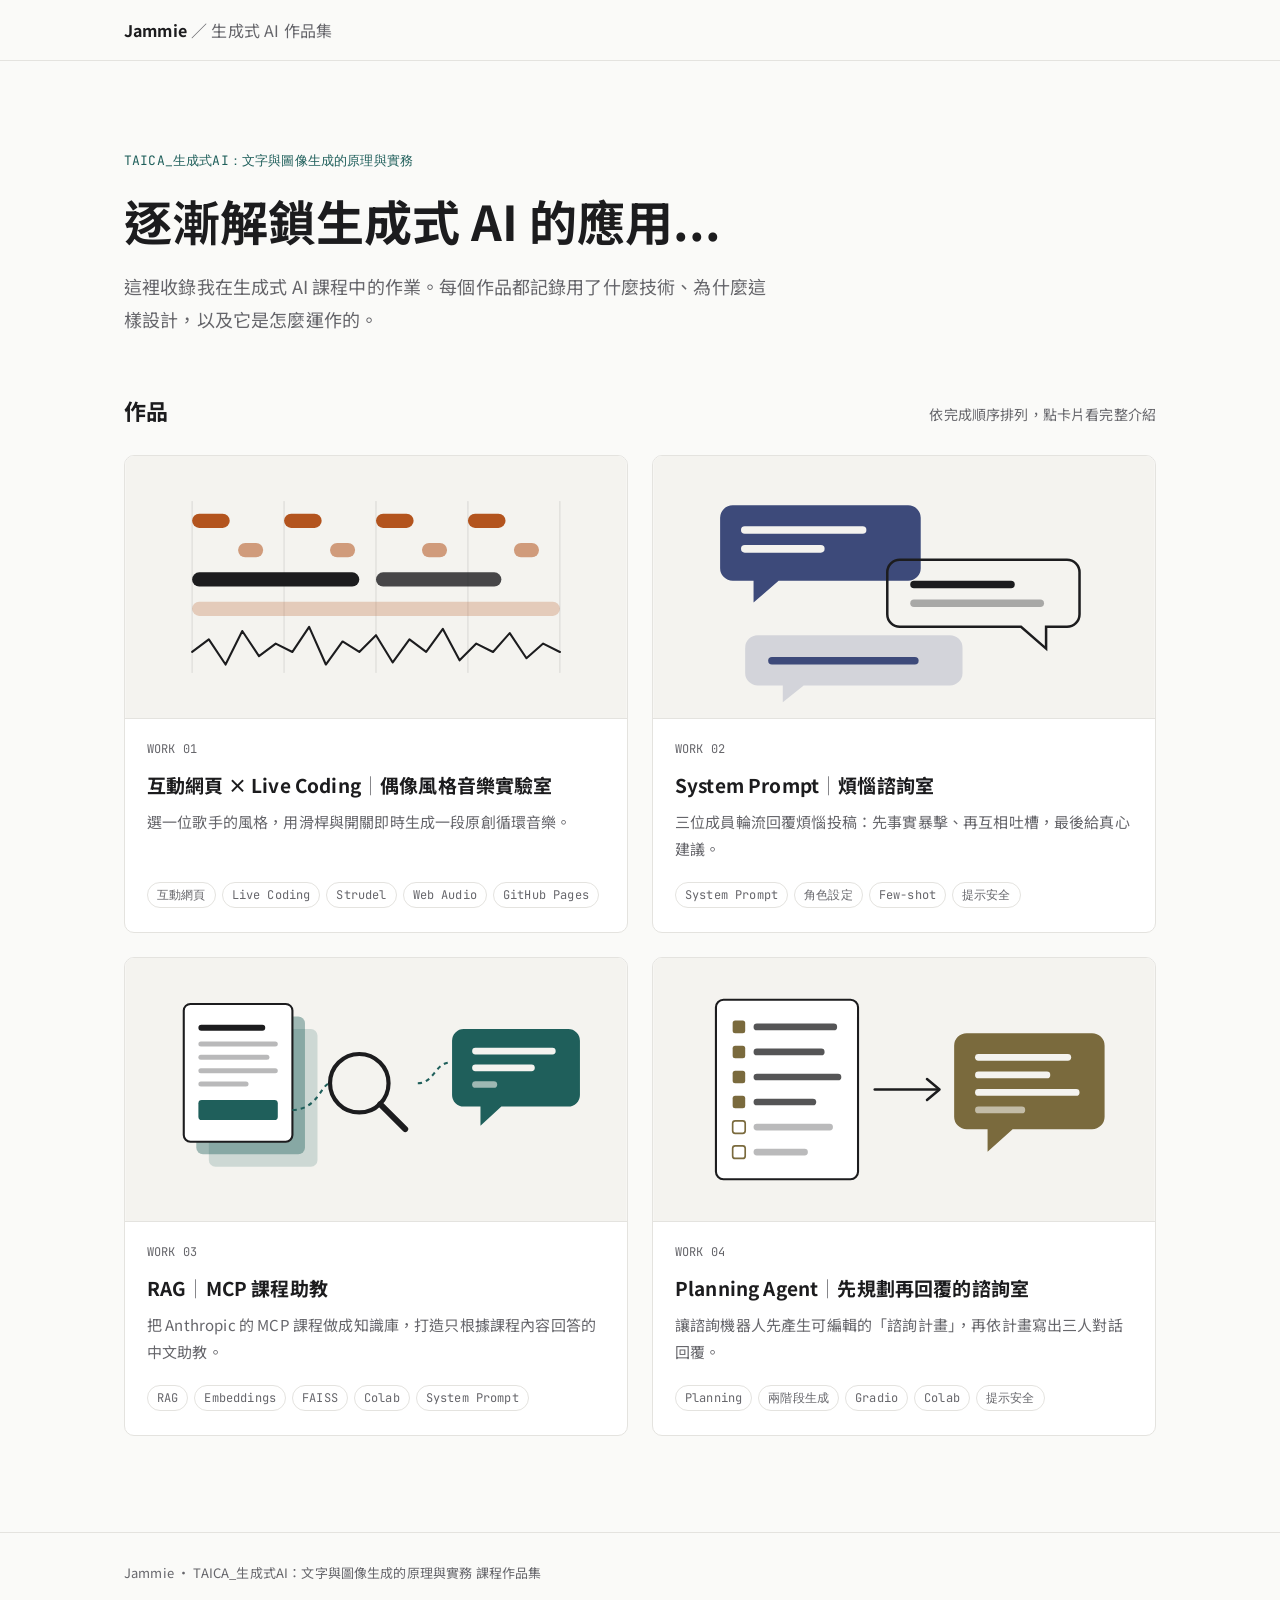
<file: index.html>
<!doctype html>
<html lang="zh-Hant">
<head>
  <meta charset="utf-8">
  <meta name="viewport" content="width=device-width, initial-scale=1">
  <title>Jammie 的生成式 AI 作品集</title>
  <meta name="description" content="Jammie 在 TAICA 生成式AI 課程中的作業作品集：System Prompt、RAG、Planning Agent 與互動網頁。">
  <link rel="icon" href="assets/img/favicon.svg" type="image/svg+xml">
  <link rel="preconnect" href="https://fonts.googleapis.com">
  <link rel="preconnect" href="https://fonts.gstatic.com" crossorigin>
  <link href="https://fonts.googleapis.com/css2?family=JetBrains+Mono:wght@400;500&family=Noto+Sans+TC:wght@400;500;700&display=swap" rel="stylesheet">
  <link rel="stylesheet" href="assets/css/style.css">
</head>
<body>
  <header class="site-header">
    <div class="wrap">
      <a class="brand" href="index.html">Jammie <span>／ 生成式 AI 作品集</span></a>
    </div>
  </header>

  <main>
    <section class="intro wrap">
      <p class="eyebrow">TAICA_生成式AI：文字與圖像生成的原理與實務</p>
      <h1>逐漸解鎖生成式 AI 的應用...</h1>
      <p class="lead">這裡收錄我在生成式 AI 課程中的作業。每個作品都記錄用了什麼技術、為什麼這樣設計，以及它是怎麼運作的。</p>
    </section>

    <section id="works" class="wrap">
      <div class="section-head">
        <h2>作品</h2>
        <p>依完成順序排列，點卡片看完整介紹</p>
      </div>
      <div class="grid">
<!-- WORKS:START -->
        <a class="card" href="works/01-strudel-idol-music-lab.html">
          <img src="assets/img/01-strudel-idol-music-lab-cover.svg" alt="" width="1200" height="630" loading="lazy">
          <div class="card-body">
            <span class="card-no">WORK 01</span>
            <h3>互動網頁 × Live Coding<span class="sep">｜</span>偶像風格音樂實驗室</h3>
            <p>選一位歌手的風格，用滑桿與開關即時生成一段原創循環音樂。</p>
            <ul class="tags"><li><span class="tag">互動網頁</span></li><li><span class="tag">Live Coding</span></li><li><span class="tag">Strudel</span></li><li><span class="tag">Web Audio</span></li><li><span class="tag">GitHub Pages</span></li></ul>
          </div>
        </a>
        <a class="card" href="works/02-system-prompt-advice-room.html">
          <img src="assets/img/02-system-prompt-advice-room-cover.svg" alt="" width="1200" height="630" loading="lazy">
          <div class="card-body">
            <span class="card-no">WORK 02</span>
            <h3>System Prompt<span class="sep">｜</span>煩惱諮詢室</h3>
            <p>三位成員輪流回覆煩惱投稿：先事實暴擊、再互相吐槽，最後給真心建議。</p>
            <ul class="tags"><li><span class="tag">System Prompt</span></li><li><span class="tag">角色設定</span></li><li><span class="tag">Few-shot</span></li><li><span class="tag">提示安全</span></li></ul>
          </div>
        </a>
        <a class="card" href="works/03-rag-mcp-tutor.html">
          <img src="assets/img/03-rag-mcp-tutor-cover.svg" alt="" width="1200" height="630" loading="lazy">
          <div class="card-body">
            <span class="card-no">WORK 03</span>
            <h3>RAG<span class="sep">｜</span>MCP 課程助教</h3>
            <p>把 Anthropic 的 MCP 課程做成知識庫，打造只根據課程內容回答的中文助教。</p>
            <ul class="tags"><li><span class="tag">RAG</span></li><li><span class="tag">Embeddings</span></li><li><span class="tag">FAISS</span></li><li><span class="tag">Colab</span></li><li><span class="tag">System Prompt</span></li></ul>
          </div>
        </a>
        <a class="card" href="works/04-planning-agent-advice-room.html">
          <img src="assets/img/04-planning-agent-advice-room-cover.svg" alt="" width="1200" height="630" loading="lazy">
          <div class="card-body">
            <span class="card-no">WORK 04</span>
            <h3>Planning Agent<span class="sep">｜</span>先規劃再回覆的諮詢室</h3>
            <p>讓諮詢機器人先產生可編輯的「諮詢計畫」，再依計畫寫出三人對話回覆。</p>
            <ul class="tags"><li><span class="tag">Planning</span></li><li><span class="tag">兩階段生成</span></li><li><span class="tag">Gradio</span></li><li><span class="tag">Colab</span></li><li><span class="tag">提示安全</span></li></ul>
          </div>
        </a>
<!-- WORKS:END -->
      </div>
    </section>
    
  </main>

  <footer class="site-footer">
    <div class="wrap">
      <p>Jammie ・ TAICA_生成式AI：文字與圖像生成的原理與實務 課程作品集</p>
    </div>
  </footer>
</body>
</html>
</file>
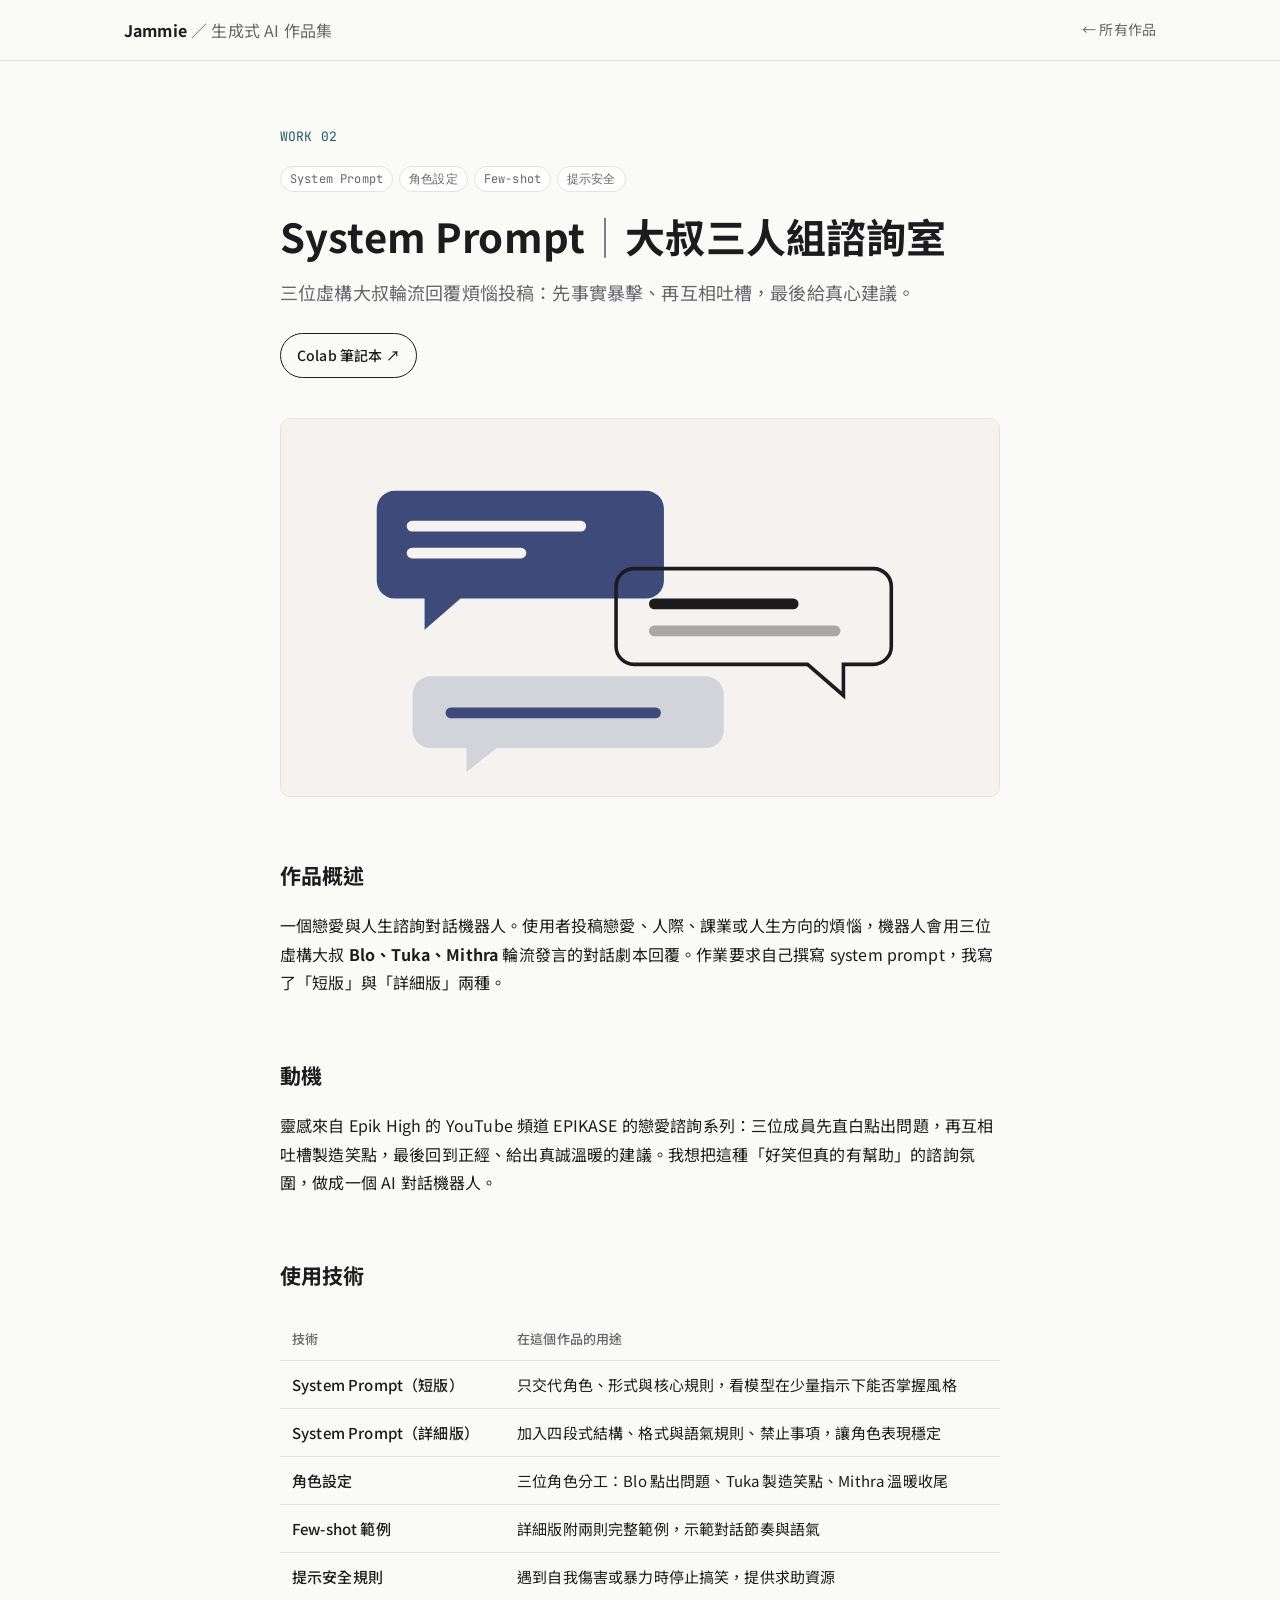
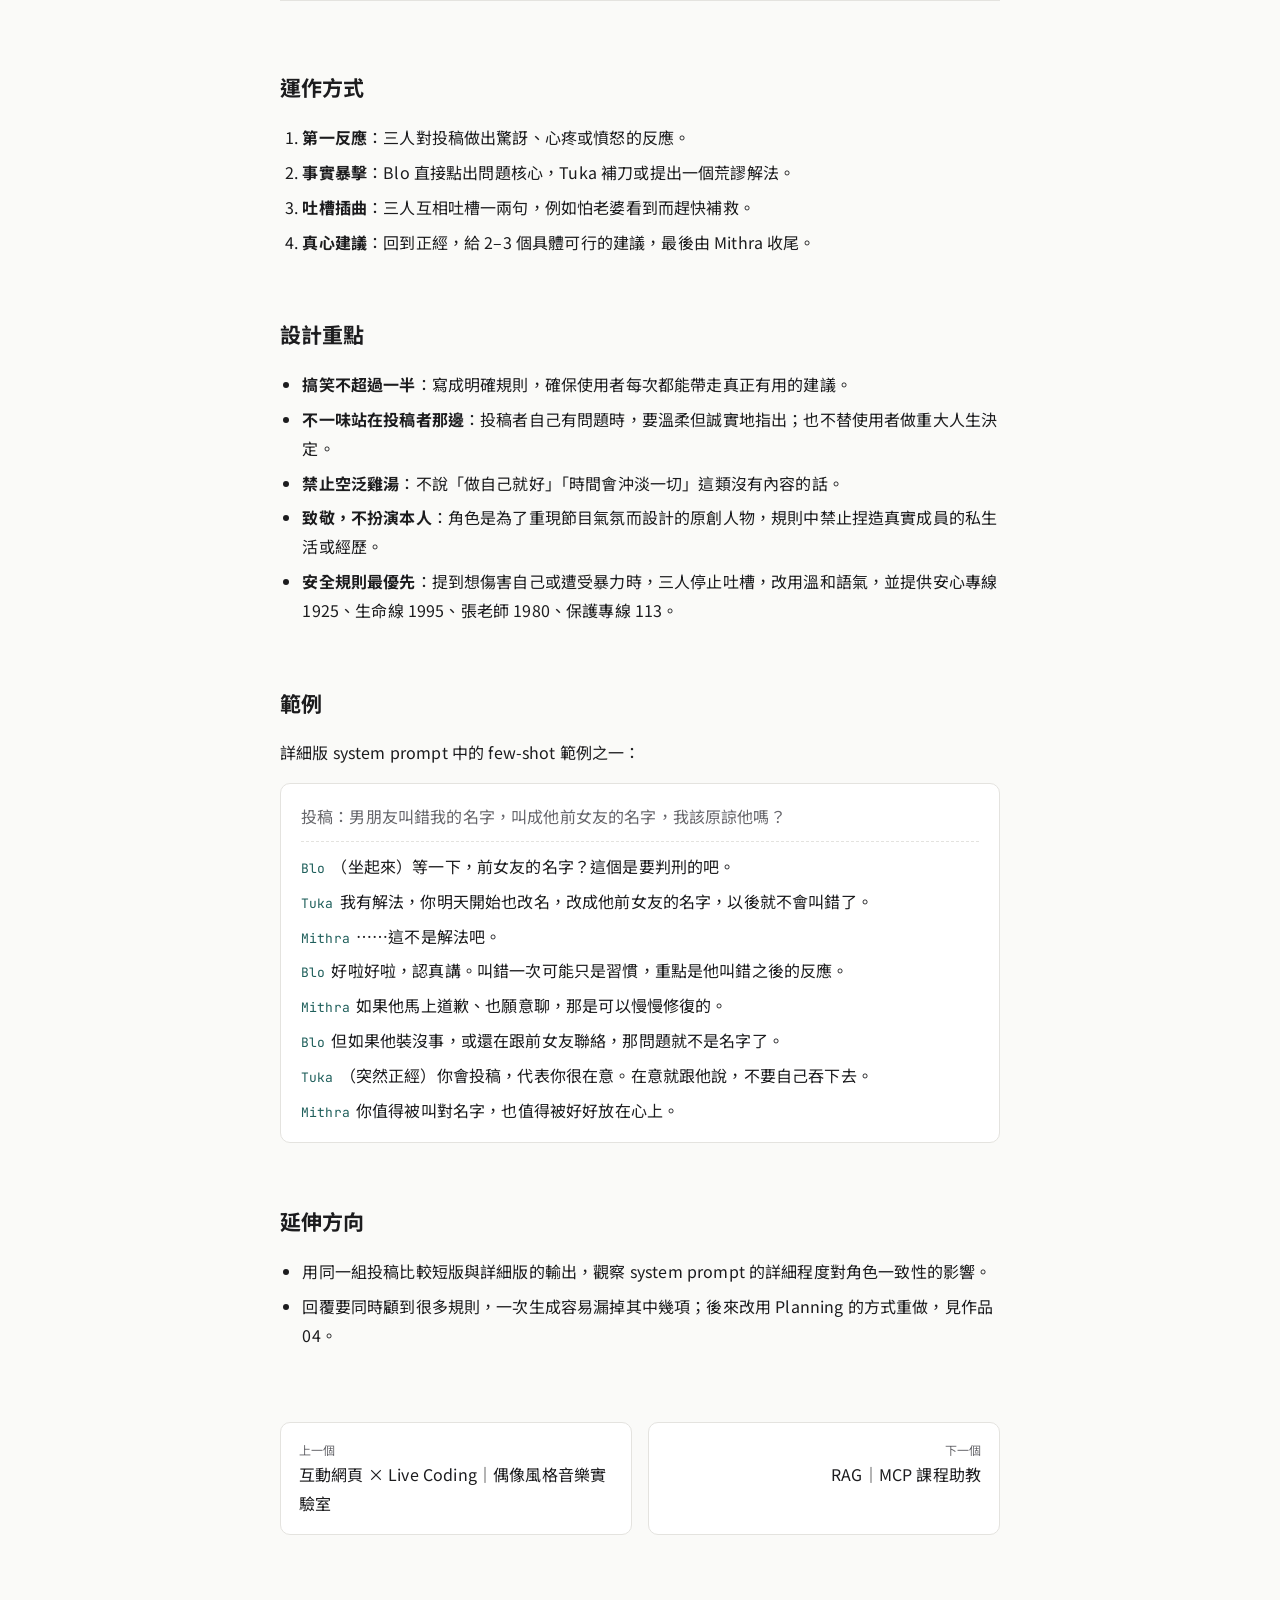
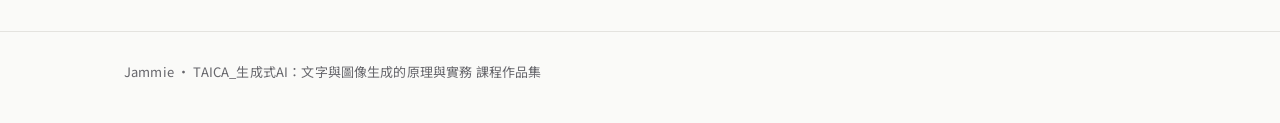
<file: 02-system-prompt-advice-room.html>
<!doctype html>
<html lang="zh-Hant">
<head>
  <meta charset="utf-8">
  <meta name="viewport" content="width=device-width, initial-scale=1">
  <title>System Prompt｜大叔三人組諮詢室｜Jammie 的生成式 AI 作品集</title>
  <meta name="description" content="三位虛構大叔輪流回覆煩惱投稿：先事實暴擊、再互相吐槽，最後給真心建議。">
  <link rel="icon" href="../assets/img/favicon.svg" type="image/svg+xml">
  <link rel="preconnect" href="https://fonts.googleapis.com">
  <link rel="preconnect" href="https://fonts.gstatic.com" crossorigin>
  <link href="https://fonts.googleapis.com/css2?family=JetBrains+Mono:wght@400;500&family=Noto+Sans+TC:wght@400;500;700&display=swap" rel="stylesheet">
  <link rel="stylesheet" href="../assets/css/style.css">
</head>
<body>
  <header class="site-header">
    <div class="wrap">
      <a class="brand" href="../index.html">Jammie <span>／ 生成式 AI 作品集</span></a>
      <a class="back" href="../index.html#works">← 所有作品</a>
    </div>
  </header>

  <main class="work">
    <section class="work-hero wrap-narrow">
      <p class="work-no">WORK 02</p>
      <ul class="tags">
        <li><span class="tag">System Prompt</span></li>
        <li><span class="tag">角色設定</span></li>
        <li><span class="tag">Few-shot</span></li>
        <li><span class="tag">提示安全</span></li>
      </ul>
      <h1>System Prompt<span class="sep">｜</span>大叔三人組諮詢室</h1>
      <p class="lede">三位虛構大叔輪流回覆煩惱投稿：先事實暴擊、再互相吐槽，最後給真心建議。</p>
      <p class="links">
        <a class="btn" href="https://colab.research.google.com/drive/1BzgwA57vc0SbOt54IWe2yRhXsR-rCCg-?usp=sharing" target="_blank" rel="noopener">Colab 筆記本 ↗</a>
      </p>
    </section>

    <figure class="cover wrap-narrow">
      <img src="../assets/img/02-system-prompt-advice-room-cover.svg" alt="幾何封面：三個不同顏色的對話框" width="1200" height="630">
    </figure>

    <article class="prose wrap-narrow">
<h2>作品概述</h2>
<p>一個戀愛與人生諮詢對話機器人。使用者投稿戀愛、人際、課業或人生方向的煩惱，機器人會用三位虛構大叔 <strong>Blo、Tuka、Mithra</strong> 輪流發言的對話劇本回覆。作業要求自己撰寫 system prompt，我寫了「短版」與「詳細版」兩種。</p>
<h2>動機</h2>
<p>靈感來自 Epik High 的 YouTube 頻道 EPIKASE 的戀愛諮詢系列：三位成員先直白點出問題，再互相吐槽製造笑點，最後回到正經、給出真誠溫暖的建議。我想把這種「好笑但真的有幫助」的諮詢氛圍，做成一個 AI 對話機器人。</p>
<h2>使用技術</h2>
<div class="table-wrap"><table>
<thead>
<tr>
<th>技術</th>
<th>在這個作品的用途</th>
</tr>
</thead>
<tbody>
<tr>
<td>System Prompt（短版）</td>
<td>只交代角色、形式與核心規則，看模型在少量指示下能否掌握風格</td>
</tr>
<tr>
<td>System Prompt（詳細版）</td>
<td>加入四段式結構、格式與語氣規則、禁止事項，讓角色表現穩定</td>
</tr>
<tr>
<td>角色設定</td>
<td>三位角色分工：Blo 點出問題、Tuka 製造笑點、Mithra 溫暖收尾</td>
</tr>
<tr>
<td>Few-shot 範例</td>
<td>詳細版附兩則完整範例，示範對話節奏與語氣</td>
</tr>
<tr>
<td>提示安全規則</td>
<td>遇到自我傷害或暴力時停止搞笑，提供求助資源</td>
</tr>
</tbody>
</table></div>
<h2>運作方式</h2>
<ol>
<li><strong>第一反應</strong>：三人對投稿做出驚訝、心疼或憤怒的反應。</li>
<li><strong>事實暴擊</strong>：Blo 直接點出問題核心，Tuka 補刀或提出一個荒謬解法。</li>
<li><strong>吐槽插曲</strong>：三人互相吐槽一兩句，例如怕老婆看到而趕快補救。</li>
<li><strong>真心建議</strong>：回到正經，給 2–3 個具體可行的建議，最後由 Mithra 收尾。</li>
</ol>
<h2>設計重點</h2>
<ul>
<li><strong>搞笑不超過一半</strong>：寫成明確規則，確保使用者每次都能帶走真正有用的建議。</li>
<li><strong>不一味站在投稿者那邊</strong>：投稿者自己有問題時，要溫柔但誠實地指出；也不替使用者做重大人生決定。</li>
<li><strong>禁止空泛雞湯</strong>：不說「做自己就好」「時間會沖淡一切」這類沒有內容的話。</li>
<li><strong>致敬，不扮演本人</strong>：角色是為了重現節目氣氛而設計的原創人物，規則中禁止捏造真實成員的私生活或經歷。</li>
<li><strong>安全規則最優先</strong>：提到想傷害自己或遭受暴力時，三人停止吐槽，改用溫和語氣，並提供安心專線 1925、生命線 1995、張老師 1980、保護專線 113。</li>
</ul>
<h2>範例</h2>
<p>詳細版 system prompt 中的 few-shot 範例之一：</p>
<div class="dialogue">
<p class="q">投稿：男朋友叫錯我的名字，叫成他前女友的名字，我該原諒他嗎？</p>
<p><span class="who">Blo</span>（坐起來）等一下，前女友的名字？這個是要判刑的吧。</p>
<p><span class="who">Tuka</span>我有解法，你明天開始也改名，改成他前女友的名字，以後就不會叫錯了。</p>
<p><span class="who">Mithra</span>……這不是解法吧。</p>
<p><span class="who">Blo</span>好啦好啦，認真講。叫錯一次可能只是習慣，重點是他叫錯之後的反應。</p>
<p><span class="who">Mithra</span>如果他馬上道歉、也願意聊，那是可以慢慢修復的。</p>
<p><span class="who">Blo</span>但如果他裝沒事，或還在跟前女友聯絡，那問題就不是名字了。</p>
<p><span class="who">Tuka</span>（突然正經）你會投稿，代表你很在意。在意就跟他說，不要自己吞下去。</p>
<p><span class="who">Mithra</span>你值得被叫對名字，也值得被好好放在心上。</p>
</div>

<h2>延伸方向</h2>
<ul>
<li>用同一組投稿比較短版與詳細版的輸出，觀察 system prompt 的詳細程度對角色一致性的影響。</li>
<li>回覆要同時顧到很多規則，一次生成容易漏掉其中幾項；後來改用 Planning 的方式重做，見作品 04。</li>
</ul>
    </article>

    <nav class="pager wrap-narrow" aria-label="作品導覽">
      <a class="prev" href="01-strudel-idol-music-lab.html"><small>上一個</small>互動網頁 × Live Coding｜偶像風格音樂實驗室</a>
      <a class="next" href="03-rag-mcp-tutor.html"><small>下一個</small>RAG｜MCP 課程助教</a>
    </nav>
  </main>

  <footer class="site-footer">
    <div class="wrap">
      <p>Jammie ・ TAICA_生成式AI：文字與圖像生成的原理與實務 課程作品集</p>
    </div>
  </footer>
</body>
</html>
</file>
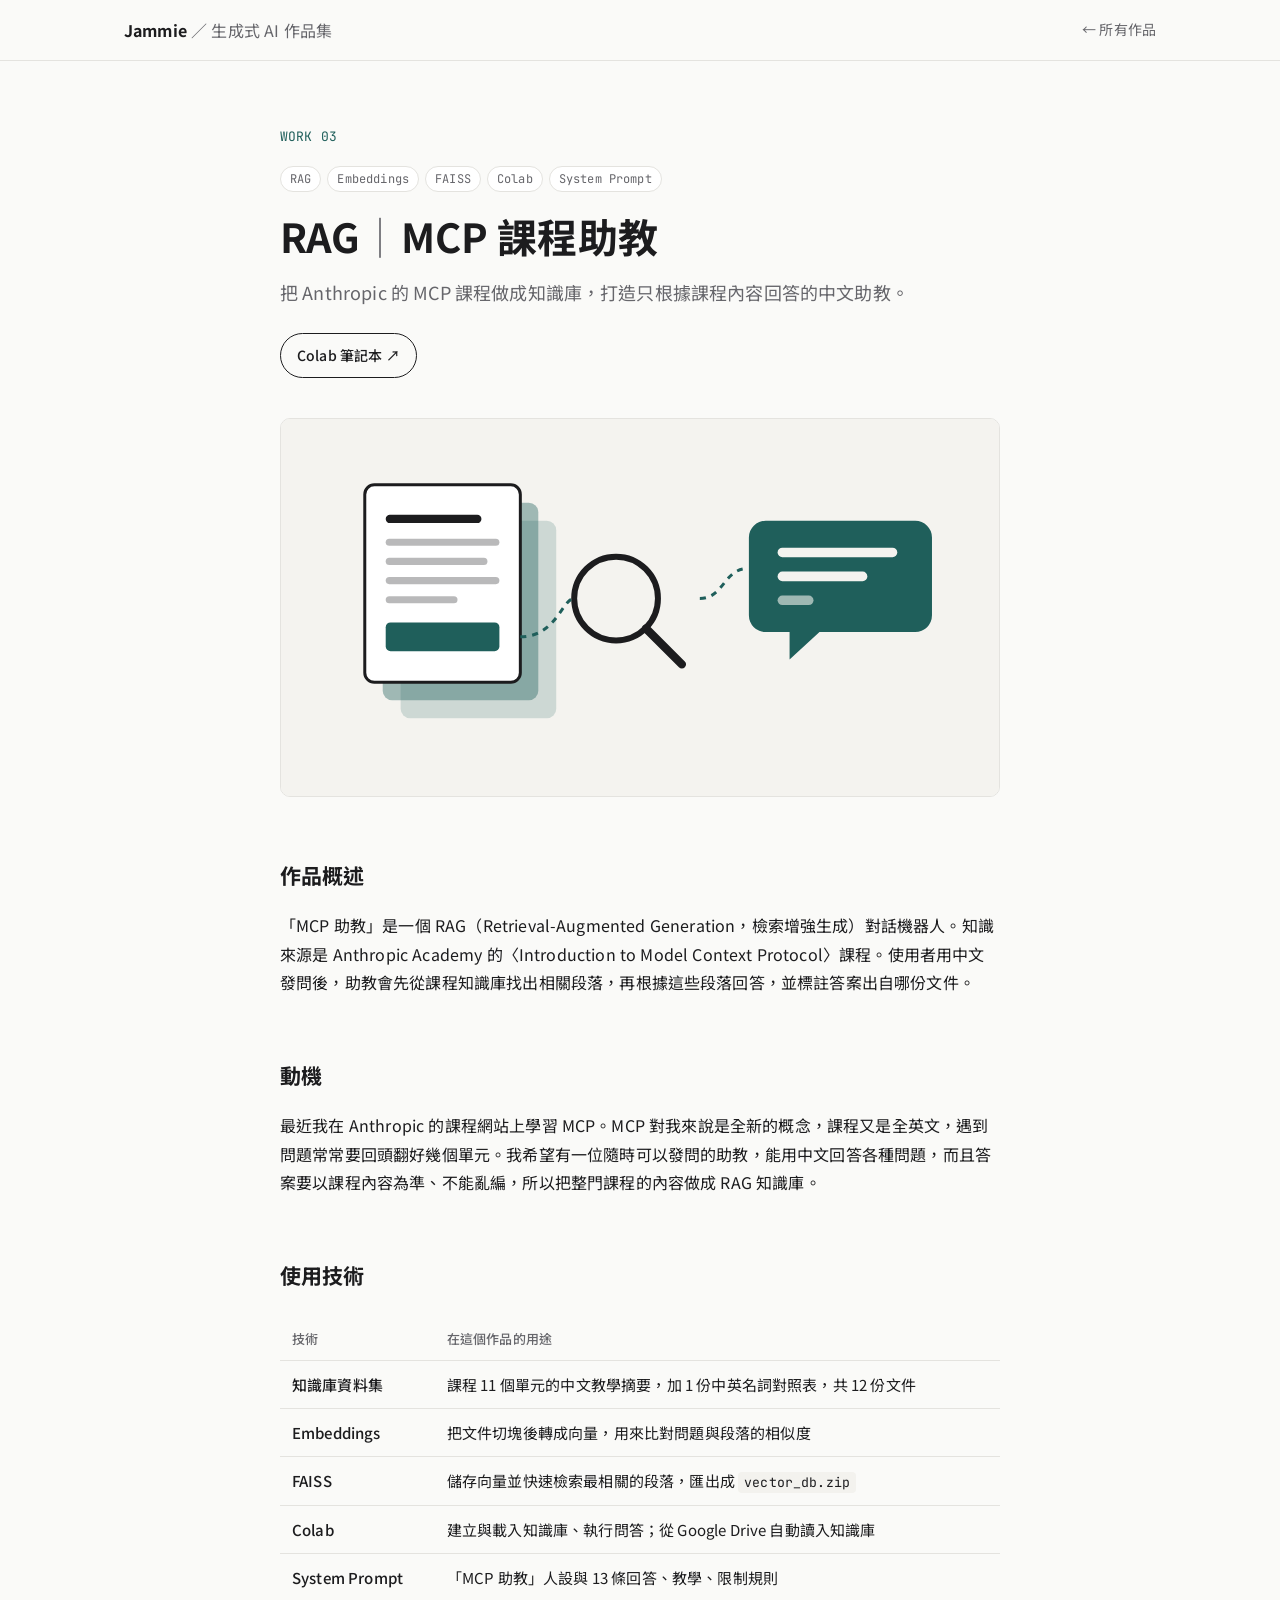
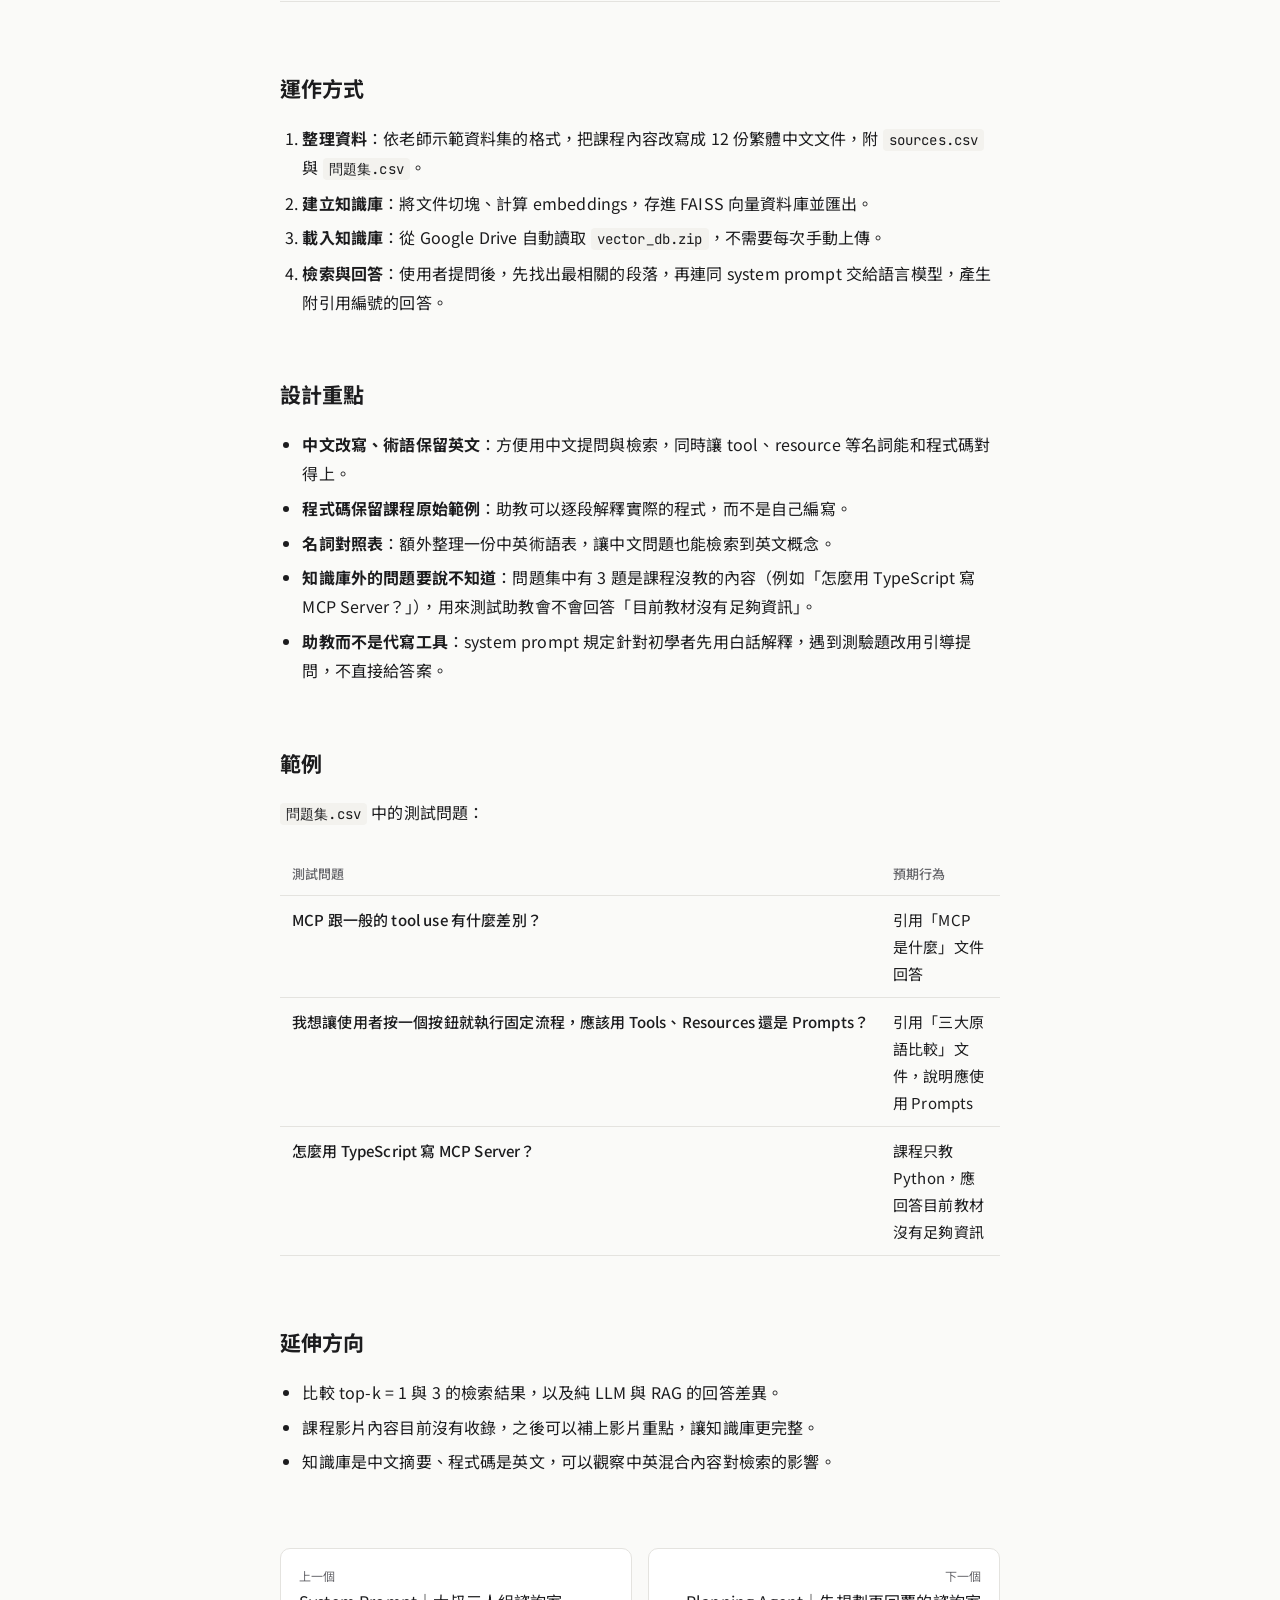
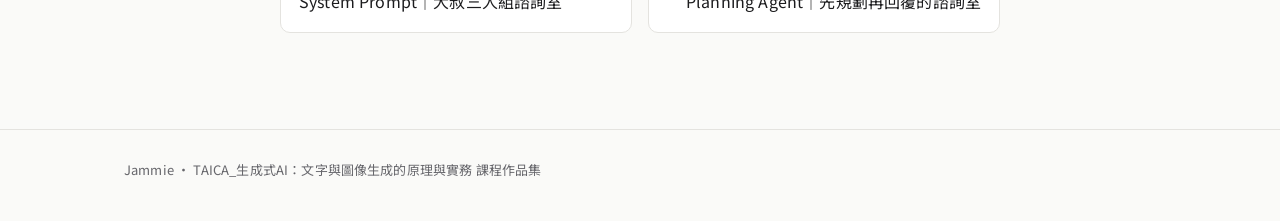
<file: 03-rag-mcp-tutor.html>
<!doctype html>
<html lang="zh-Hant">
<head>
  <meta charset="utf-8">
  <meta name="viewport" content="width=device-width, initial-scale=1">
  <title>RAG｜MCP 課程助教｜Jammie 的生成式 AI 作品集</title>
  <meta name="description" content="把 Anthropic 的 MCP 課程做成知識庫，打造只根據課程內容回答的中文助教。">
  <link rel="icon" href="../assets/img/favicon.svg" type="image/svg+xml">
  <link rel="preconnect" href="https://fonts.googleapis.com">
  <link rel="preconnect" href="https://fonts.gstatic.com" crossorigin>
  <link href="https://fonts.googleapis.com/css2?family=JetBrains+Mono:wght@400;500&family=Noto+Sans+TC:wght@400;500;700&display=swap" rel="stylesheet">
  <link rel="stylesheet" href="../assets/css/style.css">
</head>
<body>
  <header class="site-header">
    <div class="wrap">
      <a class="brand" href="../index.html">Jammie <span>／ 生成式 AI 作品集</span></a>
      <a class="back" href="../index.html#works">← 所有作品</a>
    </div>
  </header>

  <main class="work">
    <section class="work-hero wrap-narrow">
      <p class="work-no">WORK 03</p>
      <ul class="tags">
        <li><span class="tag">RAG</span></li>
        <li><span class="tag">Embeddings</span></li>
        <li><span class="tag">FAISS</span></li>
        <li><span class="tag">Colab</span></li>
        <li><span class="tag">System Prompt</span></li>
      </ul>
      <h1>RAG<span class="sep">｜</span>MCP 課程助教</h1>
      <p class="lede">把 Anthropic 的 MCP 課程做成知識庫，打造只根據課程內容回答的中文助教。</p>
      <p class="links">
        <a class="btn" href="https://colab.research.google.com/drive/1wWkhHjGnnxIDvWxncjBJbro5c_tbD9Ez?usp=sharing" target="_blank" rel="noopener">Colab 筆記本 ↗</a>
      </p>
    </section>

    <figure class="cover wrap-narrow">
      <img src="../assets/img/03-rag-mcp-tutor-cover.svg" alt="幾何封面：一疊文件、放大鏡與連到對話框的線條" width="1200" height="630">
    </figure>

    <article class="prose wrap-narrow">
<h2>作品概述</h2>
<p>「MCP 助教」是一個 RAG（Retrieval-Augmented Generation，檢索增強生成）對話機器人。知識來源是 Anthropic Academy 的〈Introduction to Model Context Protocol〉課程。使用者用中文發問後，助教會先從課程知識庫找出相關段落，再根據這些段落回答，並標註答案出自哪份文件。</p>
<h2>動機</h2>
<p>最近我在 Anthropic 的課程網站上學習 MCP。MCP 對我來說是全新的概念，課程又是全英文，遇到問題常常要回頭翻好幾個單元。我希望有一位隨時可以發問的助教，能用中文回答各種問題，而且答案要以課程內容為準、不能亂編，所以把整門課程的內容做成 RAG 知識庫。</p>
<h2>使用技術</h2>
<div class="table-wrap"><table>
<thead>
<tr>
<th>技術</th>
<th>在這個作品的用途</th>
</tr>
</thead>
<tbody>
<tr>
<td>知識庫資料集</td>
<td>課程 11 個單元的中文教學摘要，加 1 份中英名詞對照表，共 12 份文件</td>
</tr>
<tr>
<td>Embeddings</td>
<td>把文件切塊後轉成向量，用來比對問題與段落的相似度</td>
</tr>
<tr>
<td>FAISS</td>
<td>儲存向量並快速檢索最相關的段落，匯出成 <code>vector_db.zip</code></td>
</tr>
<tr>
<td>Colab</td>
<td>建立與載入知識庫、執行問答；從 Google Drive 自動讀入知識庫</td>
</tr>
<tr>
<td>System Prompt</td>
<td>「MCP 助教」人設與 13 條回答、教學、限制規則</td>
</tr>
</tbody>
</table></div>
<h2>運作方式</h2>
<ol>
<li><strong>整理資料</strong>：依老師示範資料集的格式，把課程內容改寫成 12 份繁體中文文件，附 <code>sources.csv</code> 與 <code>問題集.csv</code>。</li>
<li><strong>建立知識庫</strong>：將文件切塊、計算 embeddings，存進 FAISS 向量資料庫並匯出。</li>
<li><strong>載入知識庫</strong>：從 Google Drive 自動讀取 <code>vector_db.zip</code>，不需要每次手動上傳。</li>
<li><strong>檢索與回答</strong>：使用者提問後，先找出最相關的段落，再連同 system prompt 交給語言模型，產生附引用編號的回答。</li>
</ol>
<h2>設計重點</h2>
<ul>
<li><strong>中文改寫、術語保留英文</strong>：方便用中文提問與檢索，同時讓 tool、resource 等名詞能和程式碼對得上。</li>
<li><strong>程式碼保留課程原始範例</strong>：助教可以逐段解釋實際的程式，而不是自己編寫。</li>
<li><strong>名詞對照表</strong>：額外整理一份中英術語表，讓中文問題也能檢索到英文概念。</li>
<li><strong>知識庫外的問題要說不知道</strong>：問題集中有 3 題是課程沒教的內容（例如「怎麼用 TypeScript 寫 MCP Server？」），用來測試助教會不會回答「目前教材沒有足夠資訊」。</li>
<li><strong>助教而不是代寫工具</strong>：system prompt 規定針對初學者先用白話解釋，遇到測驗題改用引導提問，不直接給答案。</li>
</ul>
<h2>範例</h2>
<p><code>問題集.csv</code> 中的測試問題：</p>
<div class="table-wrap"><table>
<thead>
<tr>
<th>測試問題</th>
<th>預期行為</th>
</tr>
</thead>
<tbody>
<tr>
<td>MCP 跟一般的 tool use 有什麼差別？</td>
<td>引用「MCP 是什麼」文件回答</td>
</tr>
<tr>
<td>我想讓使用者按一個按鈕就執行固定流程，應該用 Tools、Resources 還是 Prompts？</td>
<td>引用「三大原語比較」文件，說明應使用 Prompts</td>
</tr>
<tr>
<td>怎麼用 TypeScript 寫 MCP Server？</td>
<td>課程只教 Python，應回答目前教材沒有足夠資訊</td>
</tr>
</tbody>
</table></div>
<h2>延伸方向</h2>
<ul>
<li>比較 top-k = 1 與 3 的檢索結果，以及純 LLM 與 RAG 的回答差異。</li>
<li>課程影片內容目前沒有收錄，之後可以補上影片重點，讓知識庫更完整。</li>
<li>知識庫是中文摘要、程式碼是英文，可以觀察中英混合內容對檢索的影響。</li>
</ul>
    </article>

    <nav class="pager wrap-narrow" aria-label="作品導覽">
      <a class="prev" href="02-system-prompt-advice-room.html"><small>上一個</small>System Prompt｜大叔三人組諮詢室</a>
      <a class="next" href="04-planning-agent-advice-room.html"><small>下一個</small>Planning Agent｜先規劃再回覆的諮詢室</a>
    </nav>
  </main>

  <footer class="site-footer">
    <div class="wrap">
      <p>Jammie ・ TAICA_生成式AI：文字與圖像生成的原理與實務 課程作品集</p>
    </div>
  </footer>
</body>
</html>
</file>
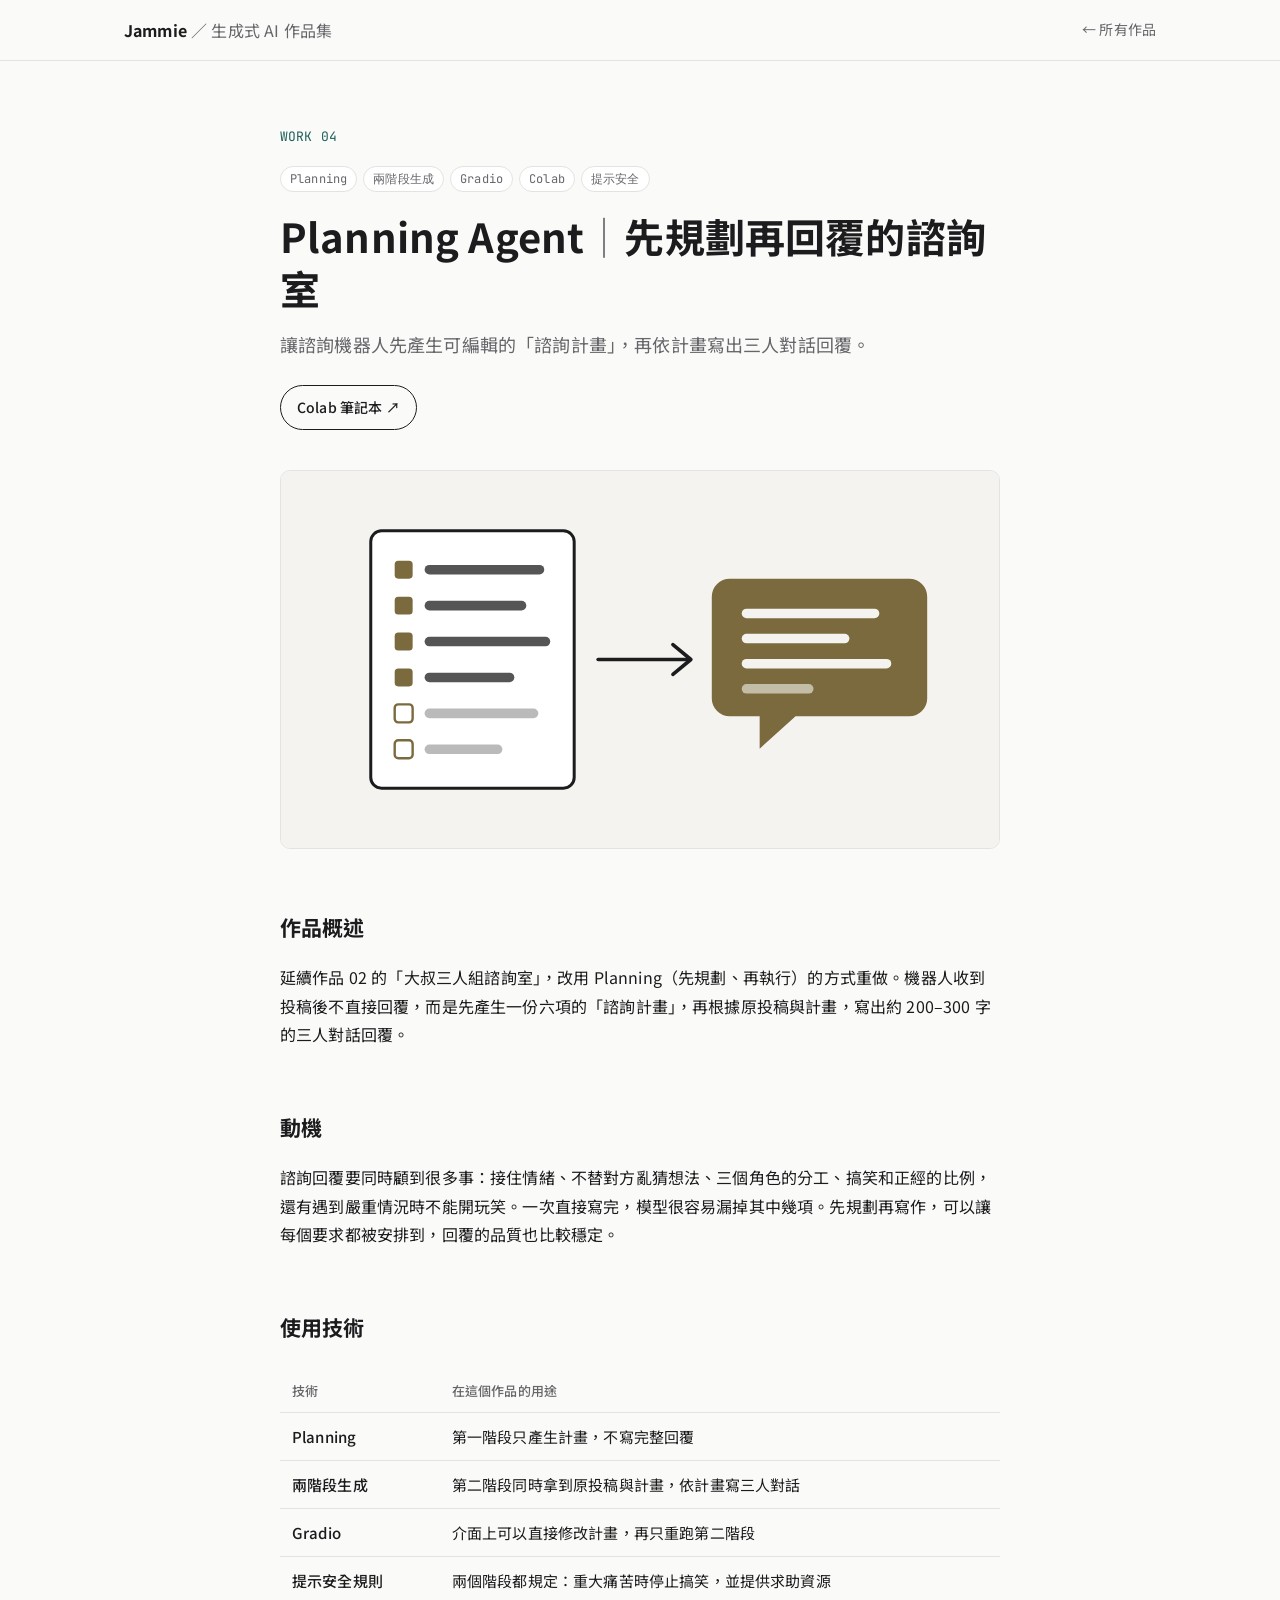
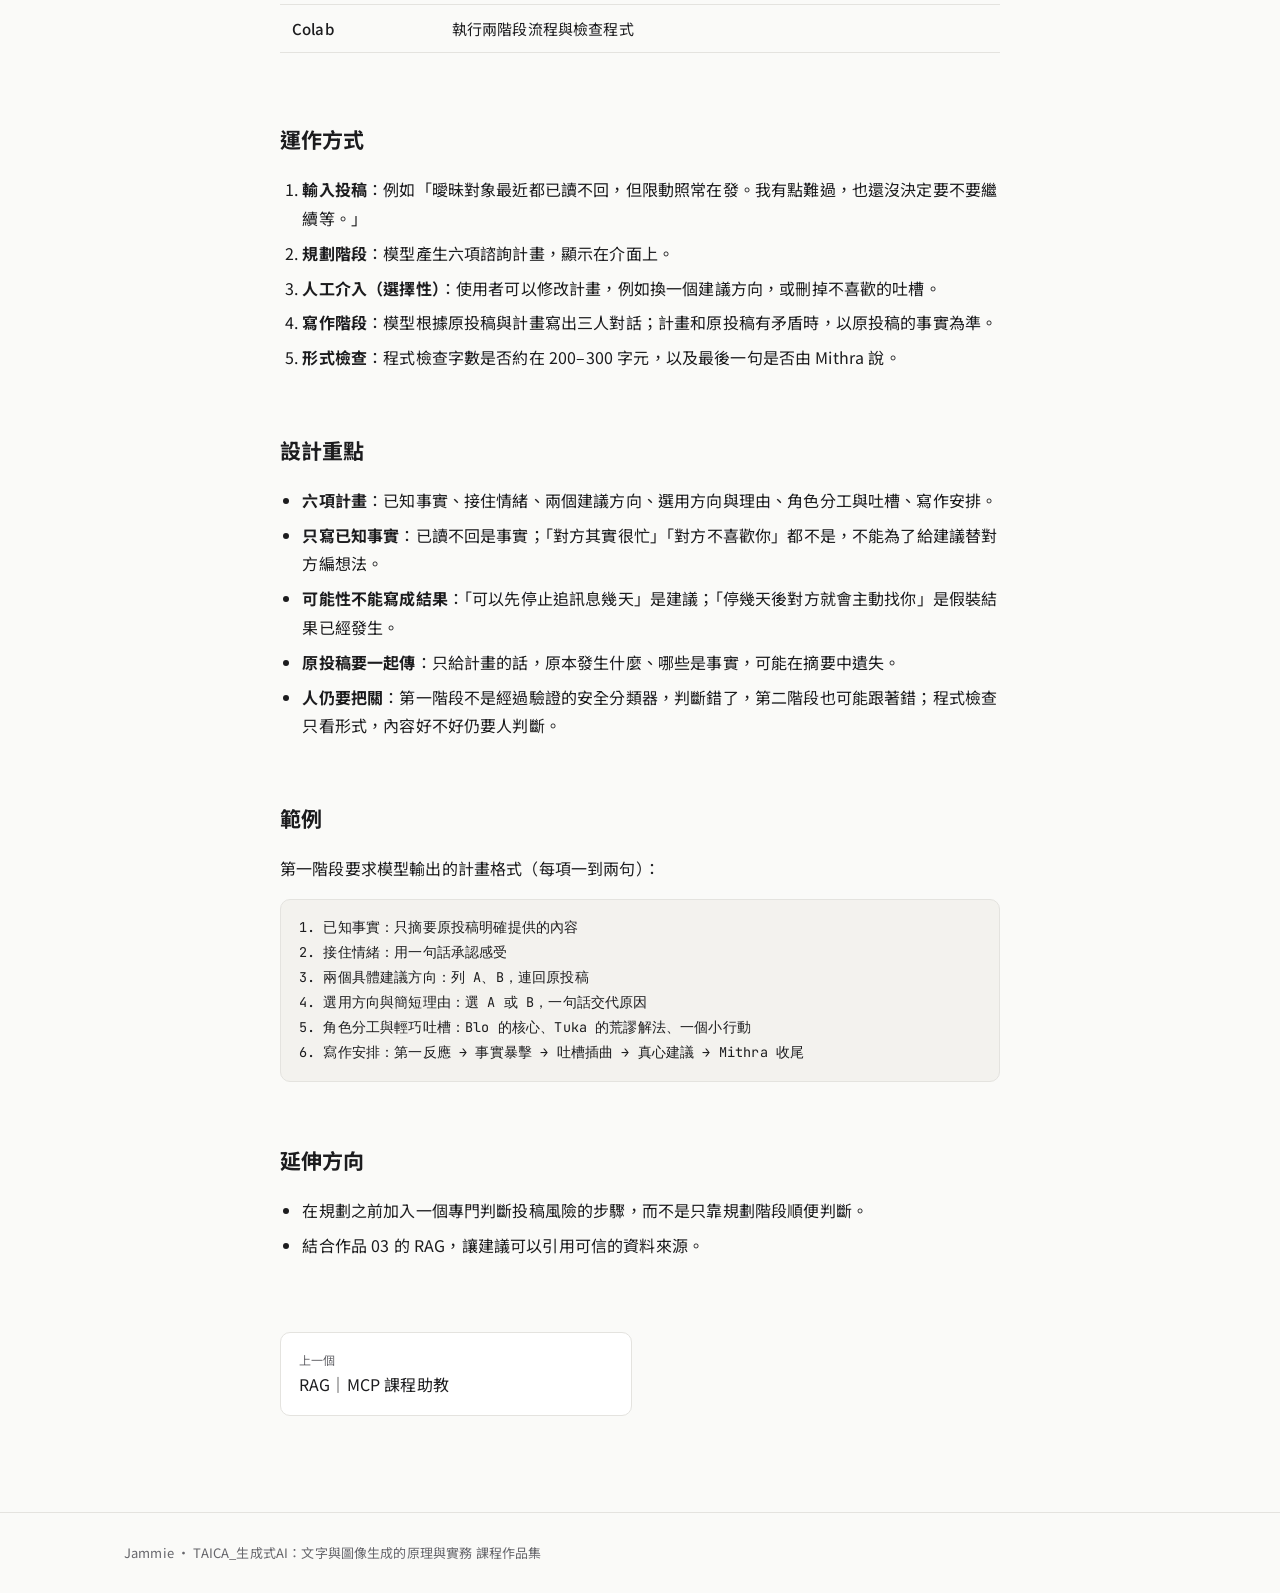
<file: 04-planning-agent-advice-room.html>
<!doctype html>
<html lang="zh-Hant">
<head>
  <meta charset="utf-8">
  <meta name="viewport" content="width=device-width, initial-scale=1">
  <title>Planning Agent｜先規劃再回覆的諮詢室｜Jammie 的生成式 AI 作品集</title>
  <meta name="description" content="讓諮詢機器人先產生可編輯的「諮詢計畫」，再依計畫寫出三人對話回覆。">
  <link rel="icon" href="../assets/img/favicon.svg" type="image/svg+xml">
  <link rel="preconnect" href="https://fonts.googleapis.com">
  <link rel="preconnect" href="https://fonts.gstatic.com" crossorigin>
  <link href="https://fonts.googleapis.com/css2?family=JetBrains+Mono:wght@400;500&family=Noto+Sans+TC:wght@400;500;700&display=swap" rel="stylesheet">
  <link rel="stylesheet" href="../assets/css/style.css">
</head>
<body>
  <header class="site-header">
    <div class="wrap">
      <a class="brand" href="../index.html">Jammie <span>／ 生成式 AI 作品集</span></a>
      <a class="back" href="../index.html#works">← 所有作品</a>
    </div>
  </header>

  <main class="work">
    <section class="work-hero wrap-narrow">
      <p class="work-no">WORK 04</p>
      <ul class="tags">
        <li><span class="tag">Planning</span></li>
        <li><span class="tag">兩階段生成</span></li>
        <li><span class="tag">Gradio</span></li>
        <li><span class="tag">Colab</span></li>
        <li><span class="tag">提示安全</span></li>
      </ul>
      <h1>Planning Agent<span class="sep">｜</span>先規劃再回覆的諮詢室</h1>
      <p class="lede">讓諮詢機器人先產生可編輯的「諮詢計畫」，再依計畫寫出三人對話回覆。</p>
      <p class="links">
        <a class="btn" href="https://colab.research.google.com/drive/1z7qjQPu9CZbR-BTfm8oAloUSCg5kRx1D" target="_blank" rel="noopener">Colab 筆記本 ↗</a>
      </p>
    </section>

    <figure class="cover wrap-narrow">
      <img src="../assets/img/04-planning-agent-advice-room-cover.svg" alt="幾何封面：清單方塊經由箭頭流向對話框" width="1200" height="630">
    </figure>

    <article class="prose wrap-narrow">
<h2>作品概述</h2>
<p>延續作品 02 的「大叔三人組諮詢室」，改用 Planning（先規劃、再執行）的方式重做。機器人收到投稿後不直接回覆，而是先產生一份六項的「諮詢計畫」，再根據原投稿與計畫，寫出約 200–300 字的三人對話回覆。</p>
<h2>動機</h2>
<p>諮詢回覆要同時顧到很多事：接住情緒、不替對方亂猜想法、三個角色的分工、搞笑和正經的比例，還有遇到嚴重情況時不能開玩笑。一次直接寫完，模型很容易漏掉其中幾項。先規劃再寫作，可以讓每個要求都被安排到，回覆的品質也比較穩定。</p>
<h2>使用技術</h2>
<div class="table-wrap"><table>
<thead>
<tr>
<th>技術</th>
<th>在這個作品的用途</th>
</tr>
</thead>
<tbody>
<tr>
<td>Planning</td>
<td>第一階段只產生計畫，不寫完整回覆</td>
</tr>
<tr>
<td>兩階段生成</td>
<td>第二階段同時拿到原投稿與計畫，依計畫寫三人對話</td>
</tr>
<tr>
<td>Gradio</td>
<td>介面上可以直接修改計畫，再只重跑第二階段</td>
</tr>
<tr>
<td>提示安全規則</td>
<td>兩個階段都規定：重大痛苦時停止搞笑，並提供求助資源</td>
</tr>
<tr>
<td>Colab</td>
<td>執行兩階段流程與檢查程式</td>
</tr>
</tbody>
</table></div>
<h2>運作方式</h2>
<ol>
<li><strong>輸入投稿</strong>：例如「曖昧對象最近都已讀不回，但限動照常在發。我有點難過，也還沒決定要不要繼續等。」</li>
<li><strong>規劃階段</strong>：模型產生六項諮詢計畫，顯示在介面上。</li>
<li><strong>人工介入（選擇性）</strong>：使用者可以修改計畫，例如換一個建議方向，或刪掉不喜歡的吐槽。</li>
<li><strong>寫作階段</strong>：模型根據原投稿與計畫寫出三人對話；計畫和原投稿有矛盾時，以原投稿的事實為準。</li>
<li><strong>形式檢查</strong>：程式檢查字數是否約在 200–300 字元，以及最後一句是否由 Mithra 說。</li>
</ol>
<h2>設計重點</h2>
<ul>
<li><strong>六項計畫</strong>：已知事實、接住情緒、兩個建議方向、選用方向與理由、角色分工與吐槽、寫作安排。</li>
<li><strong>只寫已知事實</strong>：已讀不回是事實；「對方其實很忙」「對方不喜歡你」都不是，不能為了給建議替對方編想法。</li>
<li><strong>可能性不能寫成結果</strong>：「可以先停止追訊息幾天」是建議；「停幾天後對方就會主動找你」是假裝結果已經發生。</li>
<li><strong>原投稿要一起傳</strong>：只給計畫的話，原本發生什麼、哪些是事實，可能在摘要中遺失。</li>
<li><strong>人仍要把關</strong>：第一階段不是經過驗證的安全分類器，判斷錯了，第二階段也可能跟著錯；程式檢查只看形式，內容好不好仍要人判斷。</li>
</ul>
<h2>範例</h2>
<p>第一階段要求模型輸出的計畫格式（每項一到兩句）：</p>
<pre><code class="language-text">1. 已知事實：只摘要原投稿明確提供的內容
2. 接住情緒：用一句話承認感受
3. 兩個具體建議方向：列 A、B，連回原投稿
4. 選用方向與簡短理由：選 A 或 B，一句話交代原因
5. 角色分工與輕巧吐槽：Blo 的核心、Tuka 的荒謬解法、一個小行動
6. 寫作安排：第一反應 → 事實暴擊 → 吐槽插曲 → 真心建議 → Mithra 收尾
</code></pre>
<h2>延伸方向</h2>
<ul>
<li>在規劃之前加入一個專門判斷投稿風險的步驟，而不是只靠規劃階段順便判斷。</li>
<li>結合作品 03 的 RAG，讓建議可以引用可信的資料來源。</li>
</ul>
    </article>

    <nav class="pager wrap-narrow" aria-label="作品導覽">
      <a class="prev" href="03-rag-mcp-tutor.html"><small>上一個</small>RAG｜MCP 課程助教</a>
    </nav>
  </main>

  <footer class="site-footer">
    <div class="wrap">
      <p>Jammie ・ TAICA_生成式AI：文字與圖像生成的原理與實務 課程作品集</p>
    </div>
  </footer>
</body>
</html>
</file>
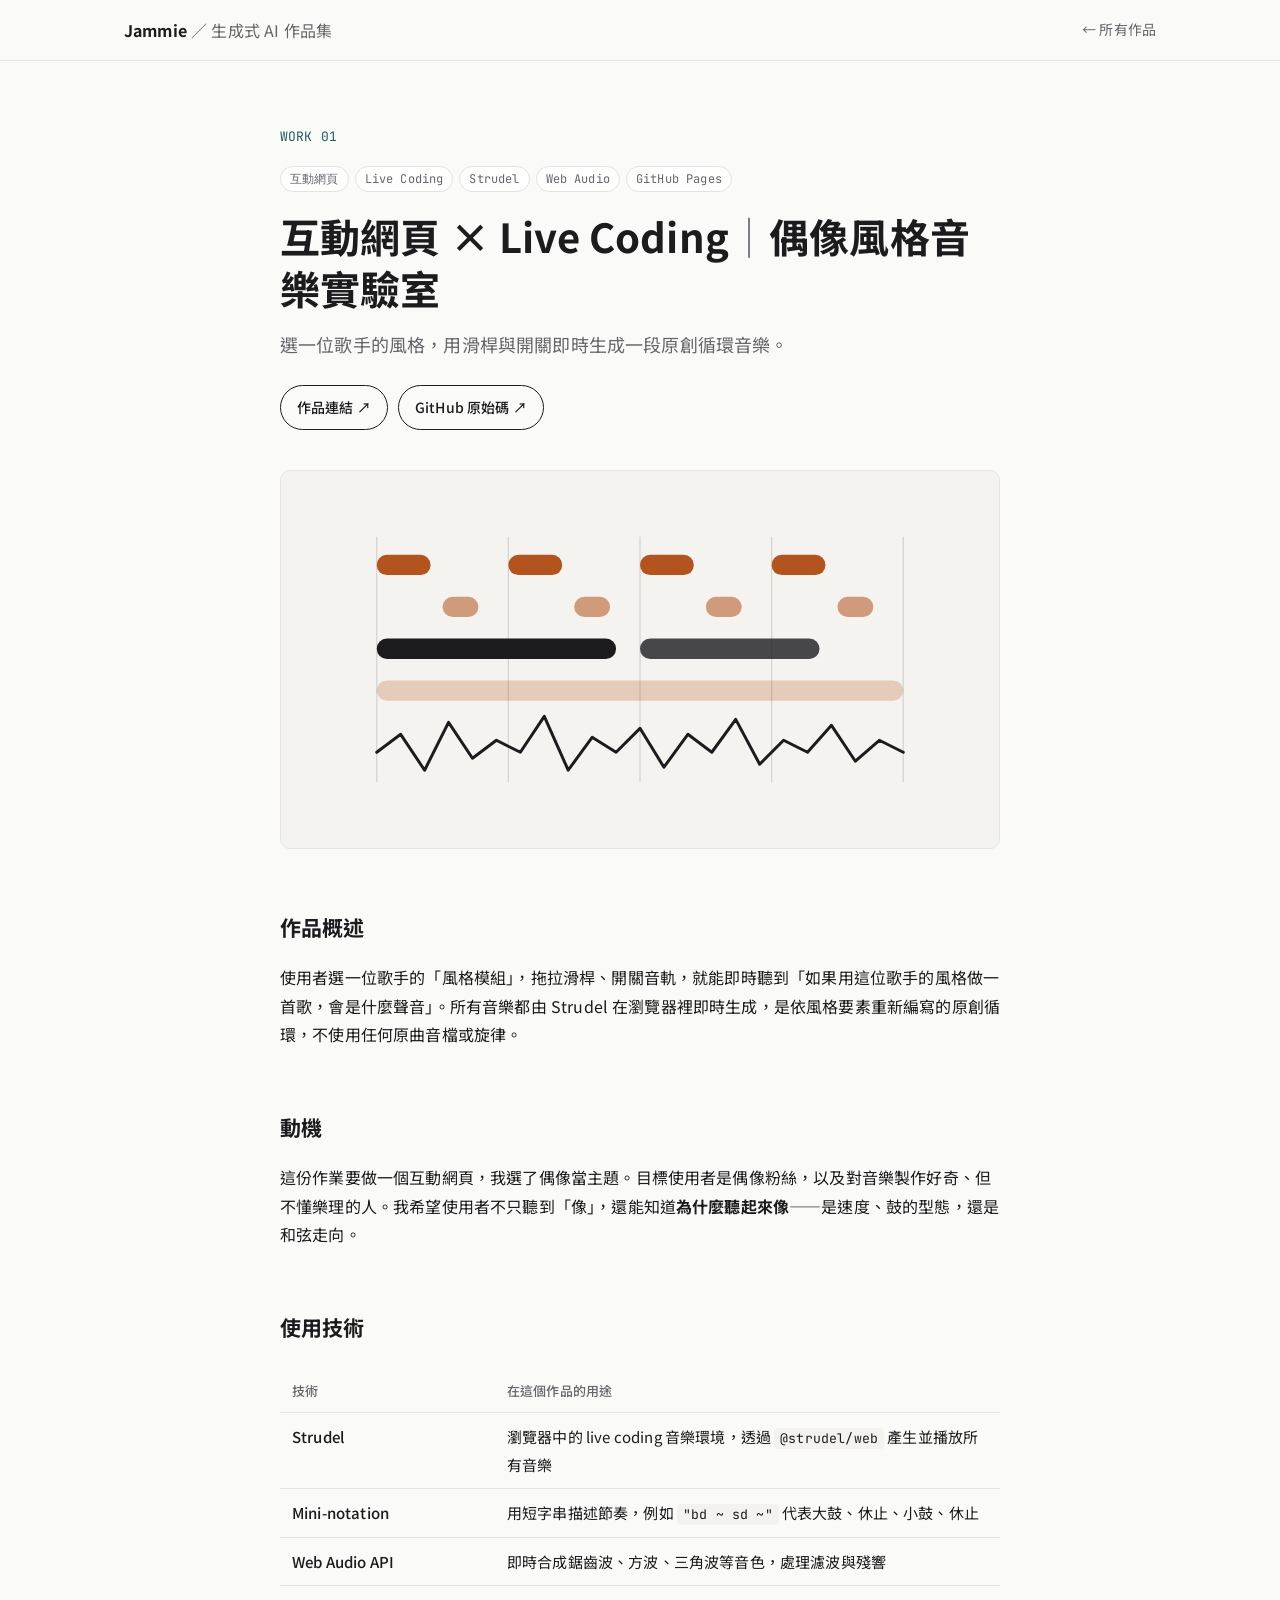
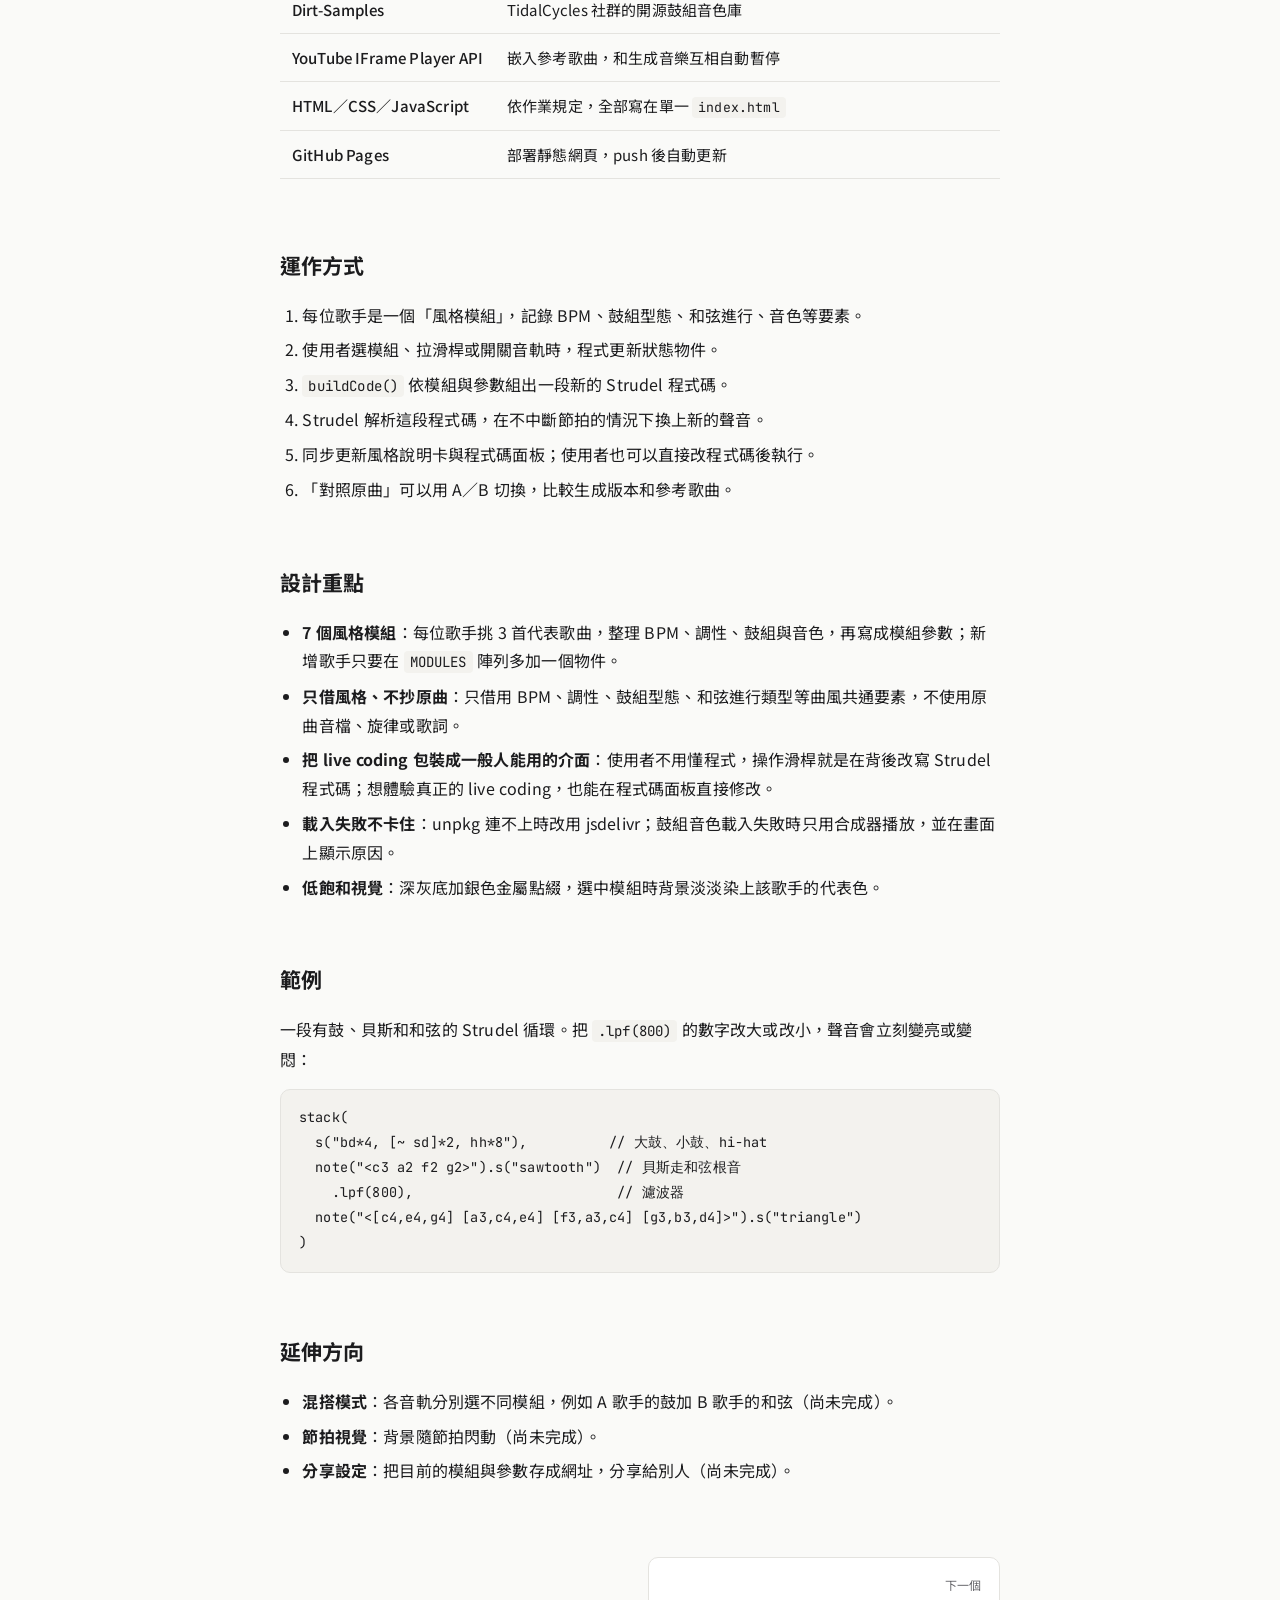
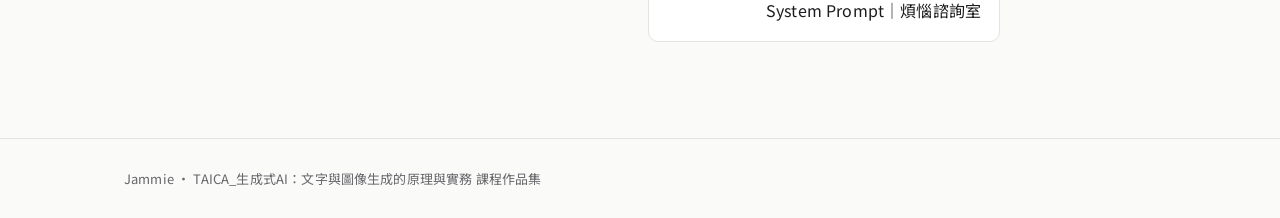
<file: works/01-strudel-idol-music-lab.html>
<!doctype html>
<html lang="zh-Hant">
<head>
  <meta charset="utf-8">
  <meta name="viewport" content="width=device-width, initial-scale=1">
  <title>互動網頁 × Live Coding｜偶像風格音樂實驗室｜Jammie 的生成式 AI 作品集</title>
  <meta name="description" content="選一位歌手的風格，用滑桿與開關即時生成一段原創循環音樂。">
  <link rel="icon" href="../assets/img/favicon.svg" type="image/svg+xml">
  <link rel="preconnect" href="https://fonts.googleapis.com">
  <link rel="preconnect" href="https://fonts.gstatic.com" crossorigin>
  <link href="https://fonts.googleapis.com/css2?family=JetBrains+Mono:wght@400;500&family=Noto+Sans+TC:wght@400;500;700&display=swap" rel="stylesheet">
  <link rel="stylesheet" href="../assets/css/style.css">
</head>
<body>
  <header class="site-header">
    <div class="wrap">
      <a class="brand" href="../index.html">Jammie <span>／ 生成式 AI 作品集</span></a>
      <a class="back" href="../index.html#works">← 所有作品</a>
    </div>
  </header>

  <main class="work">
    <section class="work-hero wrap-narrow">
      <p class="work-no">WORK 01</p>
      <ul class="tags">
        <li><span class="tag">互動網頁</span></li>
        <li><span class="tag">Live Coding</span></li>
        <li><span class="tag">Strudel</span></li>
        <li><span class="tag">Web Audio</span></li>
        <li><span class="tag">GitHub Pages</span></li>
      </ul>
      <h1>互動網頁 × Live Coding<span class="sep">｜</span>偶像風格音樂實驗室</h1>
      <p class="lede">選一位歌手的風格，用滑桿與開關即時生成一段原創循環音樂。</p>
      <p class="links">
        <a class="btn" href="https://jammie-liu.github.io/designYourSong/" target="_blank" rel="noopener">作品連結 ↗</a>
        <a class="btn" href="https://github.com/Jammie-Liu/designYourSong" target="_blank" rel="noopener">GitHub 原始碼 ↗</a>
      </p>
    </section>

    <figure class="cover wrap-narrow">
      <img src="../assets/img/01-strudel-idol-music-lab-cover.svg" alt="幾何封面：代表音軌的橫向色條與波形線條" width="1200" height="630">
    </figure>

    <article class="prose wrap-narrow">
<h2>作品概述</h2>
<p>使用者選一位歌手的「風格模組」，拖拉滑桿、開關音軌，就能即時聽到「如果用這位歌手的風格做一首歌，會是什麼聲音」。所有音樂都由 Strudel 在瀏覽器裡即時生成，是依風格要素重新編寫的原創循環，不使用任何原曲音檔或旋律。</p>
<h2>動機</h2>
<p>這份作業要做一個互動網頁，我選了偶像當主題。目標使用者是偶像粉絲，以及對音樂製作好奇、但不懂樂理的人。我希望使用者不只聽到「像」，還能知道<strong>為什麼聽起來像</strong>——是速度、鼓的型態，還是和弦走向。</p>
<h2>使用技術</h2>
<div class="table-wrap"><table>
<thead>
<tr>
<th>技術</th>
<th>在這個作品的用途</th>
</tr>
</thead>
<tbody>
<tr>
<td>Strudel</td>
<td>瀏覽器中的 live coding 音樂環境，透過 <code>@strudel/web</code> 產生並播放所有音樂</td>
</tr>
<tr>
<td>Mini-notation</td>
<td>用短字串描述節奏，例如 <code>"bd ~ sd ~"</code> 代表大鼓、休止、小鼓、休止</td>
</tr>
<tr>
<td>Web Audio API</td>
<td>即時合成鋸齒波、方波、三角波等音色，處理濾波與殘響</td>
</tr>
<tr>
<td>Dirt-Samples</td>
<td>TidalCycles 社群的開源鼓組音色庫</td>
</tr>
<tr>
<td>YouTube IFrame Player API</td>
<td>嵌入參考歌曲，和生成音樂互相自動暫停</td>
</tr>
<tr>
<td>HTML／CSS／JavaScript</td>
<td>依作業規定，全部寫在單一 <code>index.html</code></td>
</tr>
<tr>
<td>GitHub Pages</td>
<td>部署靜態網頁，push 後自動更新</td>
</tr>
</tbody>
</table></div>
<h2>運作方式</h2>
<ol>
<li>每位歌手是一個「風格模組」，記錄 BPM、鼓組型態、和弦進行、音色等要素。</li>
<li>使用者選模組、拉滑桿或開關音軌時，程式更新狀態物件。</li>
<li><code>buildCode()</code> 依模組與參數組出一段新的 Strudel 程式碼。</li>
<li>Strudel 解析這段程式碼，在不中斷節拍的情況下換上新的聲音。</li>
<li>同步更新風格說明卡與程式碼面板；使用者也可以直接改程式碼後執行。</li>
<li>「對照原曲」可以用 A／B 切換，比較生成版本和參考歌曲。</li>
</ol>
<h2>設計重點</h2>
<ul>
<li><strong>7 個風格模組</strong>：每位歌手挑 3 首代表歌曲，整理 BPM、調性、鼓組與音色，再寫成模組參數；新增歌手只要在 <code>MODULES</code> 陣列多加一個物件。</li>
<li><strong>只借風格、不抄原曲</strong>：只借用 BPM、調性、鼓組型態、和弦進行類型等曲風共通要素，不使用原曲音檔、旋律或歌詞。</li>
<li><strong>把 live coding 包裝成一般人能用的介面</strong>：使用者不用懂程式，操作滑桿就是在背後改寫 Strudel 程式碼；想體驗真正的 live coding，也能在程式碼面板直接修改。</li>
<li><strong>載入失敗不卡住</strong>：unpkg 連不上時改用 jsdelivr；鼓組音色載入失敗時只用合成器播放，並在畫面上顯示原因。</li>
<li><strong>低飽和視覺</strong>：深灰底加銀色金屬點綴，選中模組時背景淡淡染上該歌手的代表色。</li>
</ul>
<h2>範例</h2>
<p>一段有鼓、貝斯和和弦的 Strudel 循環。把 <code>.lpf(800)</code> 的數字改大或改小，聲音會立刻變亮或變悶：</p>
<pre><code class="language-javascript">stack(
  s(&quot;bd*4, [~ sd]*2, hh*8&quot;),          // 大鼓、小鼓、hi-hat
  note(&quot;&lt;c3 a2 f2 g2&gt;&quot;).s(&quot;sawtooth&quot;)  // 貝斯走和弦根音
    .lpf(800),                         // 濾波器
  note(&quot;&lt;[c4,e4,g4] [a3,c4,e4] [f3,a3,c4] [g3,b3,d4]&gt;&quot;).s(&quot;triangle&quot;)
)
</code></pre>
<h2>延伸方向</h2>
<ul>
<li><strong>混搭模式</strong>：各音軌分別選不同模組，例如 A 歌手的鼓加 B 歌手的和弦（尚未完成）。</li>
<li><strong>節拍視覺</strong>：背景隨節拍閃動（尚未完成）。</li>
<li><strong>分享設定</strong>：把目前的模組與參數存成網址，分享給別人（尚未完成）。</li>
</ul>
    </article>

    <nav class="pager wrap-narrow" aria-label="作品導覽">
      <a class="next" href="02-system-prompt-advice-room.html"><small>下一個</small>System Prompt｜煩惱諮詢室</a>
    </nav>
  </main>

  <footer class="site-footer">
    <div class="wrap">
      <p>Jammie ・ TAICA_生成式AI：文字與圖像生成的原理與實務 課程作品集</p>
    </div>
  </footer>
</body>
</html>
</file>
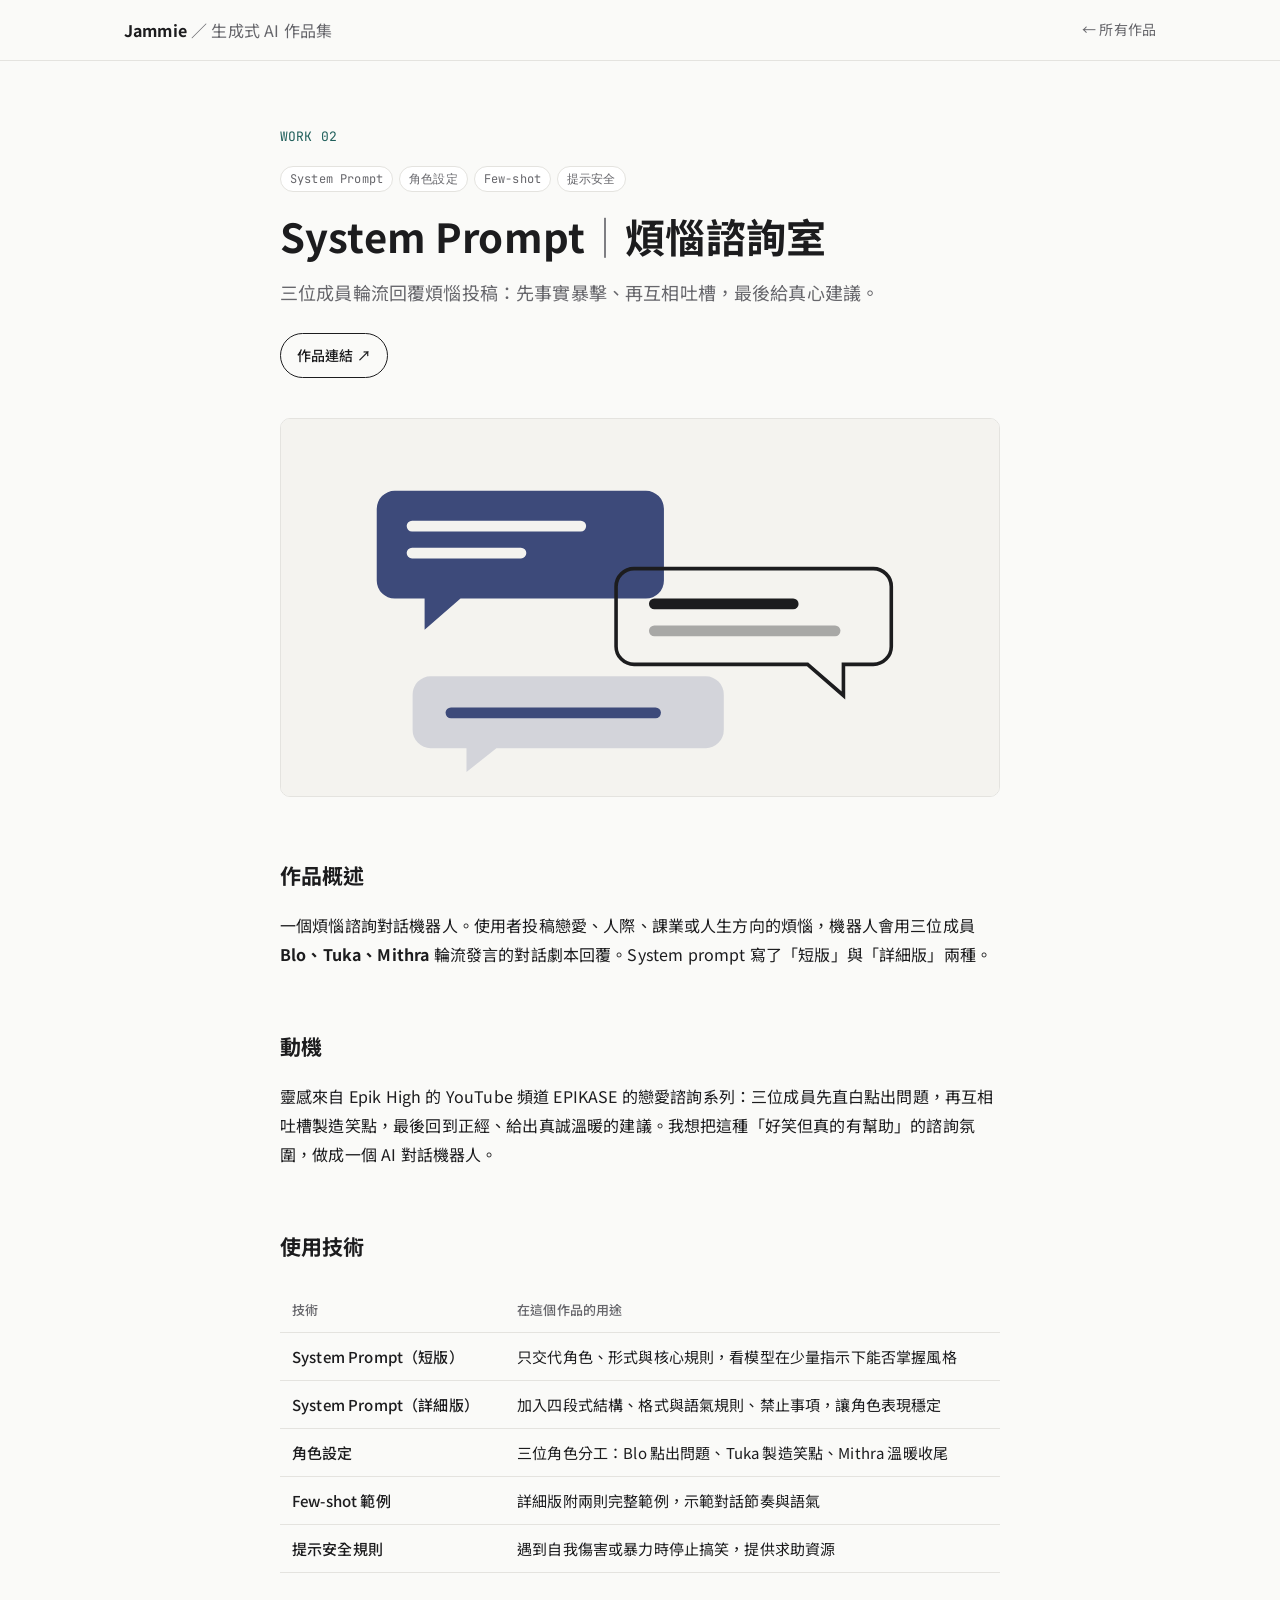
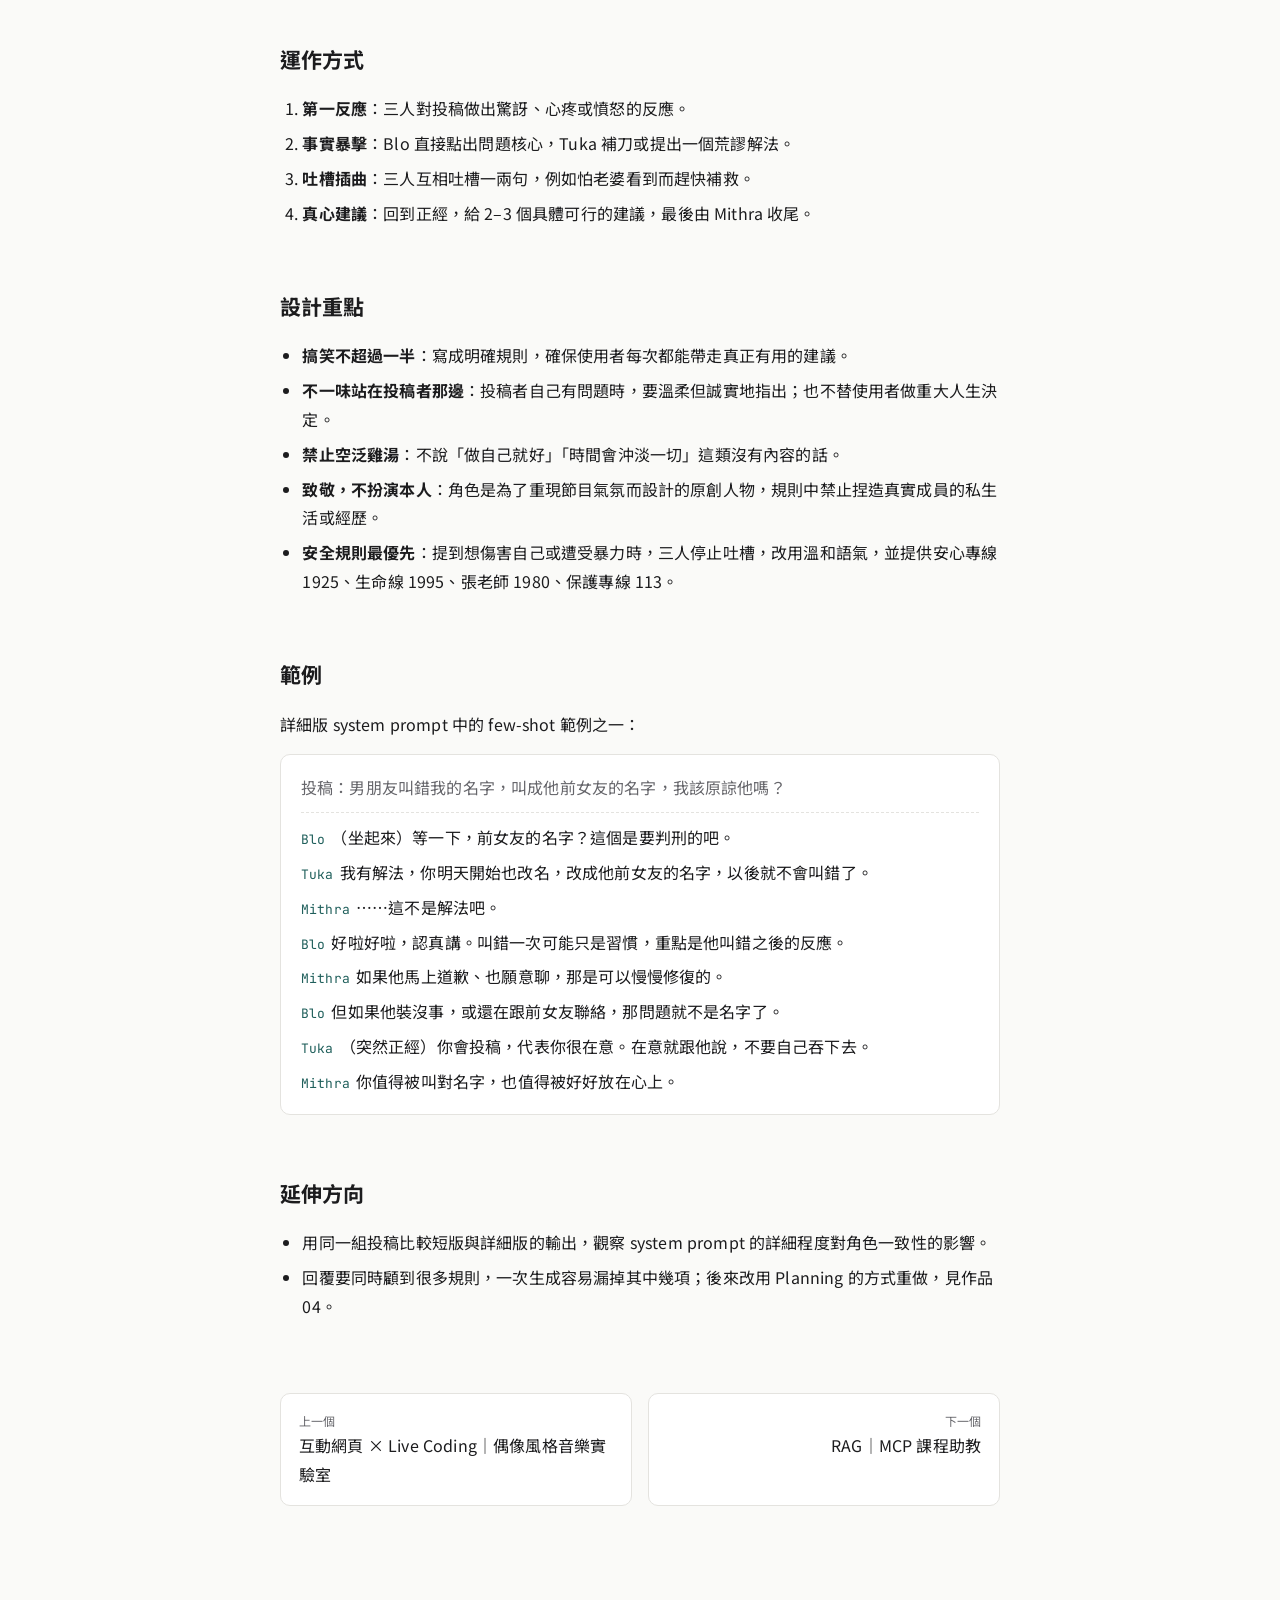
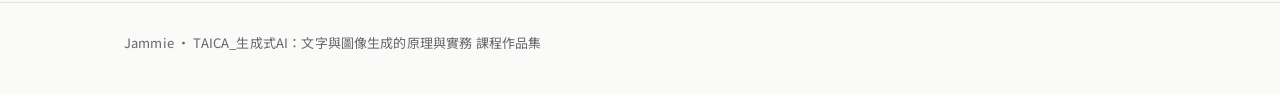
<file: works/02-system-prompt-advice-room.html>
<!doctype html>
<html lang="zh-Hant">
<head>
  <meta charset="utf-8">
  <meta name="viewport" content="width=device-width, initial-scale=1">
  <title>System Prompt｜煩惱諮詢室｜Jammie 的生成式 AI 作品集</title>
  <meta name="description" content="三位成員輪流回覆煩惱投稿：先事實暴擊、再互相吐槽，最後給真心建議。">
  <link rel="icon" href="../assets/img/favicon.svg" type="image/svg+xml">
  <link rel="preconnect" href="https://fonts.googleapis.com">
  <link rel="preconnect" href="https://fonts.gstatic.com" crossorigin>
  <link href="https://fonts.googleapis.com/css2?family=JetBrains+Mono:wght@400;500&family=Noto+Sans+TC:wght@400;500;700&display=swap" rel="stylesheet">
  <link rel="stylesheet" href="../assets/css/style.css">
</head>
<body>
  <header class="site-header">
    <div class="wrap">
      <a class="brand" href="../index.html">Jammie <span>／ 生成式 AI 作品集</span></a>
      <a class="back" href="../index.html#works">← 所有作品</a>
    </div>
  </header>

  <main class="work">
    <section class="work-hero wrap-narrow">
      <p class="work-no">WORK 02</p>
      <ul class="tags">
        <li><span class="tag">System Prompt</span></li>
        <li><span class="tag">角色設定</span></li>
        <li><span class="tag">Few-shot</span></li>
        <li><span class="tag">提示安全</span></li>
      </ul>
      <h1>System Prompt<span class="sep">｜</span>煩惱諮詢室</h1>
      <p class="lede">三位成員輪流回覆煩惱投稿：先事實暴擊、再互相吐槽，最後給真心建議。</p>
      <p class="links">
        <a class="btn" href="https://colab.research.google.com/drive/1BzgwA57vc0SbOt54IWe2yRhXsR-rCCg-?usp=sharingLinks to an external site." target="_blank" rel="noopener">作品連結 ↗</a>
      </p>
    </section>

    <figure class="cover wrap-narrow">
      <img src="../assets/img/02-system-prompt-advice-room-cover.svg" alt="幾何封面：三個不同顏色的對話框" width="1200" height="630">
    </figure>

    <article class="prose wrap-narrow">
<h2>作品概述</h2>
<p>一個煩惱諮詢對話機器人。使用者投稿戀愛、人際、課業或人生方向的煩惱，機器人會用三位成員 <strong>Blo、Tuka、Mithra</strong> 輪流發言的對話劇本回覆。System prompt 寫了「短版」與「詳細版」兩種。</p>
<h2>動機</h2>
<p>靈感來自 Epik High 的 YouTube 頻道 EPIKASE 的戀愛諮詢系列：三位成員先直白點出問題，再互相吐槽製造笑點，最後回到正經、給出真誠溫暖的建議。我想把這種「好笑但真的有幫助」的諮詢氛圍，做成一個 AI 對話機器人。</p>
<h2>使用技術</h2>
<div class="table-wrap"><table>
<thead>
<tr>
<th>技術</th>
<th>在這個作品的用途</th>
</tr>
</thead>
<tbody>
<tr>
<td>System Prompt（短版）</td>
<td>只交代角色、形式與核心規則，看模型在少量指示下能否掌握風格</td>
</tr>
<tr>
<td>System Prompt（詳細版）</td>
<td>加入四段式結構、格式與語氣規則、禁止事項，讓角色表現穩定</td>
</tr>
<tr>
<td>角色設定</td>
<td>三位角色分工：Blo 點出問題、Tuka 製造笑點、Mithra 溫暖收尾</td>
</tr>
<tr>
<td>Few-shot 範例</td>
<td>詳細版附兩則完整範例，示範對話節奏與語氣</td>
</tr>
<tr>
<td>提示安全規則</td>
<td>遇到自我傷害或暴力時停止搞笑，提供求助資源</td>
</tr>
</tbody>
</table></div>
<h2>運作方式</h2>
<ol>
<li><strong>第一反應</strong>：三人對投稿做出驚訝、心疼或憤怒的反應。</li>
<li><strong>事實暴擊</strong>：Blo 直接點出問題核心，Tuka 補刀或提出一個荒謬解法。</li>
<li><strong>吐槽插曲</strong>：三人互相吐槽一兩句，例如怕老婆看到而趕快補救。</li>
<li><strong>真心建議</strong>：回到正經，給 2–3 個具體可行的建議，最後由 Mithra 收尾。</li>
</ol>
<h2>設計重點</h2>
<ul>
<li><strong>搞笑不超過一半</strong>：寫成明確規則，確保使用者每次都能帶走真正有用的建議。</li>
<li><strong>不一味站在投稿者那邊</strong>：投稿者自己有問題時，要溫柔但誠實地指出；也不替使用者做重大人生決定。</li>
<li><strong>禁止空泛雞湯</strong>：不說「做自己就好」「時間會沖淡一切」這類沒有內容的話。</li>
<li><strong>致敬，不扮演本人</strong>：角色是為了重現節目氣氛而設計的原創人物，規則中禁止捏造真實成員的私生活或經歷。</li>
<li><strong>安全規則最優先</strong>：提到想傷害自己或遭受暴力時，三人停止吐槽，改用溫和語氣，並提供安心專線 1925、生命線 1995、張老師 1980、保護專線 113。</li>
</ul>
<h2>範例</h2>
<p>詳細版 system prompt 中的 few-shot 範例之一：</p>
<div class="dialogue">
<p class="q">投稿：男朋友叫錯我的名字，叫成他前女友的名字，我該原諒他嗎？</p>
<p><span class="who">Blo</span>（坐起來）等一下，前女友的名字？這個是要判刑的吧。</p>
<p><span class="who">Tuka</span>我有解法，你明天開始也改名，改成他前女友的名字，以後就不會叫錯了。</p>
<p><span class="who">Mithra</span>……這不是解法吧。</p>
<p><span class="who">Blo</span>好啦好啦，認真講。叫錯一次可能只是習慣，重點是他叫錯之後的反應。</p>
<p><span class="who">Mithra</span>如果他馬上道歉、也願意聊，那是可以慢慢修復的。</p>
<p><span class="who">Blo</span>但如果他裝沒事，或還在跟前女友聯絡，那問題就不是名字了。</p>
<p><span class="who">Tuka</span>（突然正經）你會投稿，代表你很在意。在意就跟他說，不要自己吞下去。</p>
<p><span class="who">Mithra</span>你值得被叫對名字，也值得被好好放在心上。</p>
</div>

<h2>延伸方向</h2>
<ul>
<li>用同一組投稿比較短版與詳細版的輸出，觀察 system prompt 的詳細程度對角色一致性的影響。</li>
<li>回覆要同時顧到很多規則，一次生成容易漏掉其中幾項；後來改用 Planning 的方式重做，見作品 04。</li>
</ul>
    </article>

    <nav class="pager wrap-narrow" aria-label="作品導覽">
      <a class="prev" href="01-strudel-idol-music-lab.html"><small>上一個</small>互動網頁 × Live Coding｜偶像風格音樂實驗室</a>
      <a class="next" href="03-rag-mcp-tutor.html"><small>下一個</small>RAG｜MCP 課程助教</a>
    </nav>
  </main>

  <footer class="site-footer">
    <div class="wrap">
      <p>Jammie ・ TAICA_生成式AI：文字與圖像生成的原理與實務 課程作品集</p>
    </div>
  </footer>
</body>
</html>
</file>
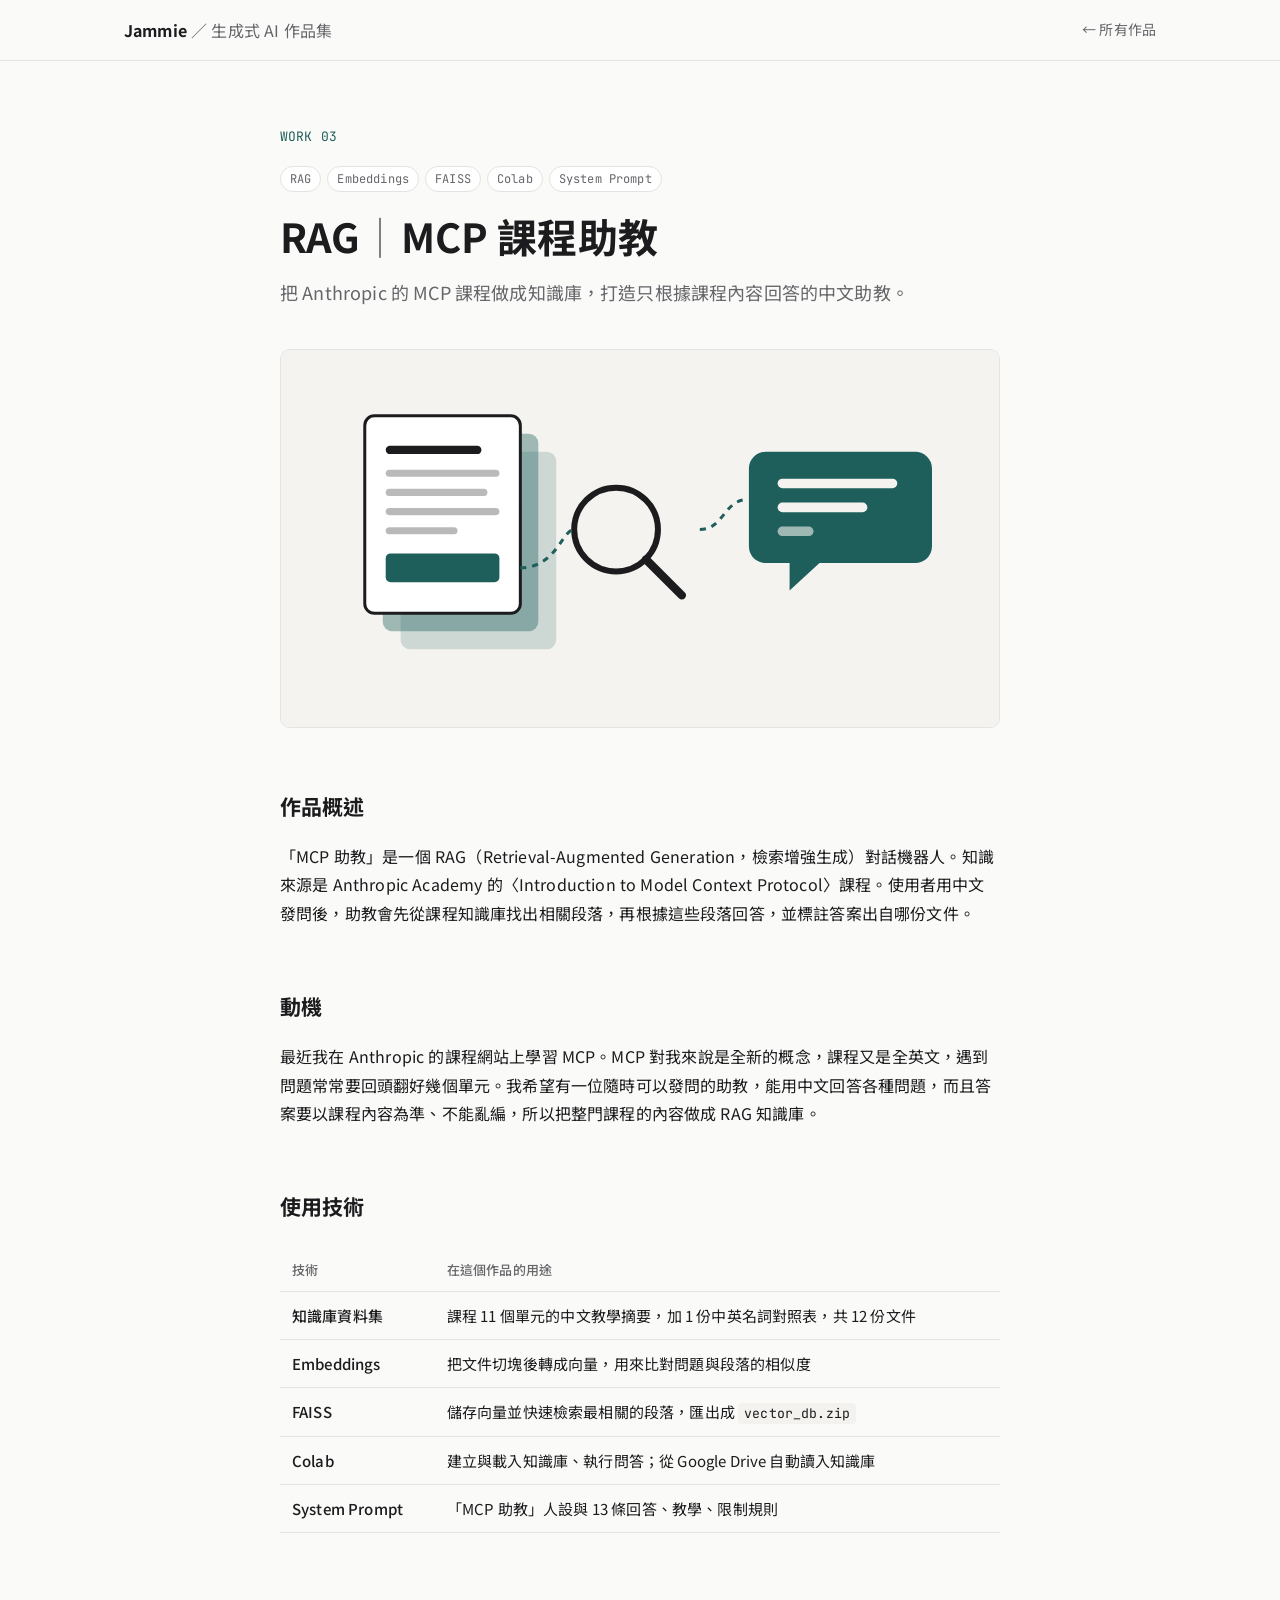
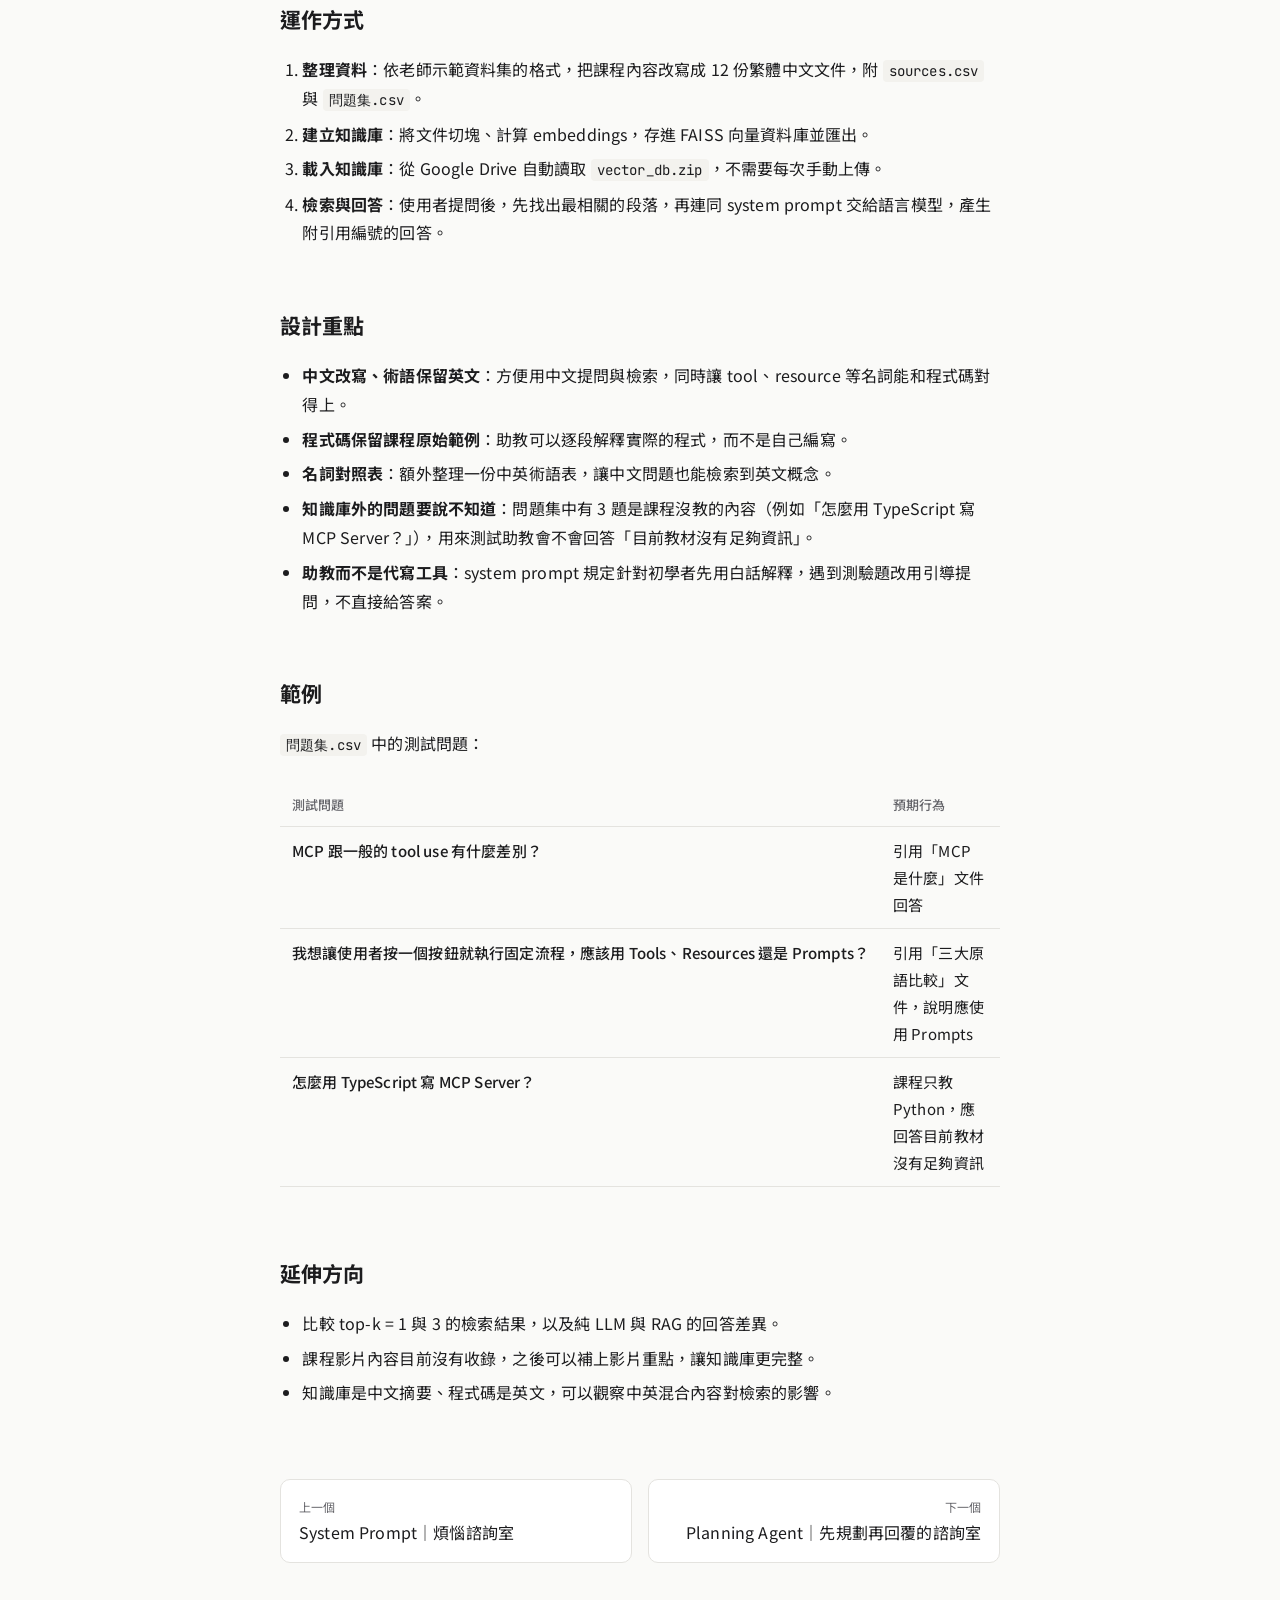
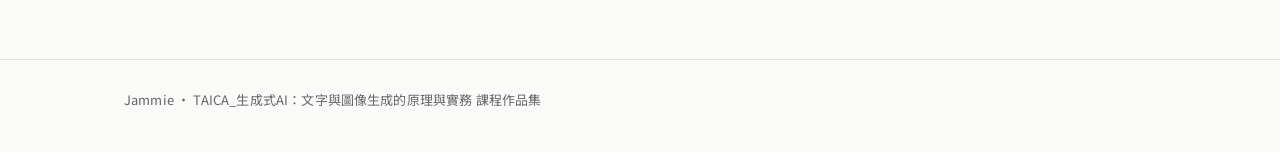
<file: works/03-rag-mcp-tutor.html>
<!doctype html>
<html lang="zh-Hant">
<head>
  <meta charset="utf-8">
  <meta name="viewport" content="width=device-width, initial-scale=1">
  <title>RAG｜MCP 課程助教｜Jammie 的生成式 AI 作品集</title>
  <meta name="description" content="把 Anthropic 的 MCP 課程做成知識庫，打造只根據課程內容回答的中文助教。">
  <link rel="icon" href="../assets/img/favicon.svg" type="image/svg+xml">
  <link rel="preconnect" href="https://fonts.googleapis.com">
  <link rel="preconnect" href="https://fonts.gstatic.com" crossorigin>
  <link href="https://fonts.googleapis.com/css2?family=JetBrains+Mono:wght@400;500&family=Noto+Sans+TC:wght@400;500;700&display=swap" rel="stylesheet">
  <link rel="stylesheet" href="../assets/css/style.css">
</head>
<body>
  <header class="site-header">
    <div class="wrap">
      <a class="brand" href="../index.html">Jammie <span>／ 生成式 AI 作品集</span></a>
      <a class="back" href="../index.html#works">← 所有作品</a>
    </div>
  </header>

  <main class="work">
    <section class="work-hero wrap-narrow">
      <p class="work-no">WORK 03</p>
      <ul class="tags">
        <li><span class="tag">RAG</span></li>
        <li><span class="tag">Embeddings</span></li>
        <li><span class="tag">FAISS</span></li>
        <li><span class="tag">Colab</span></li>
        <li><span class="tag">System Prompt</span></li>
      </ul>
      <h1>RAG<span class="sep">｜</span>MCP 課程助教</h1>
      <p class="lede">把 Anthropic 的 MCP 課程做成知識庫，打造只根據課程內容回答的中文助教。</p>
    </section>

    <figure class="cover wrap-narrow">
      <img src="../assets/img/03-rag-mcp-tutor-cover.svg" alt="幾何封面：一疊文件、放大鏡與連到對話框的線條" width="1200" height="630">
    </figure>

    <article class="prose wrap-narrow">
<h2>作品概述</h2>
<p>「MCP 助教」是一個 RAG（Retrieval-Augmented Generation，檢索增強生成）對話機器人。知識來源是 Anthropic Academy 的〈Introduction to Model Context Protocol〉課程。使用者用中文發問後，助教會先從課程知識庫找出相關段落，再根據這些段落回答，並標註答案出自哪份文件。</p>
<h2>動機</h2>
<p>最近我在 Anthropic 的課程網站上學習 MCP。MCP 對我來說是全新的概念，課程又是全英文，遇到問題常常要回頭翻好幾個單元。我希望有一位隨時可以發問的助教，能用中文回答各種問題，而且答案要以課程內容為準、不能亂編，所以把整門課程的內容做成 RAG 知識庫。</p>
<h2>使用技術</h2>
<div class="table-wrap"><table>
<thead>
<tr>
<th>技術</th>
<th>在這個作品的用途</th>
</tr>
</thead>
<tbody>
<tr>
<td>知識庫資料集</td>
<td>課程 11 個單元的中文教學摘要，加 1 份中英名詞對照表，共 12 份文件</td>
</tr>
<tr>
<td>Embeddings</td>
<td>把文件切塊後轉成向量，用來比對問題與段落的相似度</td>
</tr>
<tr>
<td>FAISS</td>
<td>儲存向量並快速檢索最相關的段落，匯出成 <code>vector_db.zip</code></td>
</tr>
<tr>
<td>Colab</td>
<td>建立與載入知識庫、執行問答；從 Google Drive 自動讀入知識庫</td>
</tr>
<tr>
<td>System Prompt</td>
<td>「MCP 助教」人設與 13 條回答、教學、限制規則</td>
</tr>
</tbody>
</table></div>
<h2>運作方式</h2>
<ol>
<li><strong>整理資料</strong>：依老師示範資料集的格式，把課程內容改寫成 12 份繁體中文文件，附 <code>sources.csv</code> 與 <code>問題集.csv</code>。</li>
<li><strong>建立知識庫</strong>：將文件切塊、計算 embeddings，存進 FAISS 向量資料庫並匯出。</li>
<li><strong>載入知識庫</strong>：從 Google Drive 自動讀取 <code>vector_db.zip</code>，不需要每次手動上傳。</li>
<li><strong>檢索與回答</strong>：使用者提問後，先找出最相關的段落，再連同 system prompt 交給語言模型，產生附引用編號的回答。</li>
</ol>
<h2>設計重點</h2>
<ul>
<li><strong>中文改寫、術語保留英文</strong>：方便用中文提問與檢索，同時讓 tool、resource 等名詞能和程式碼對得上。</li>
<li><strong>程式碼保留課程原始範例</strong>：助教可以逐段解釋實際的程式，而不是自己編寫。</li>
<li><strong>名詞對照表</strong>：額外整理一份中英術語表，讓中文問題也能檢索到英文概念。</li>
<li><strong>知識庫外的問題要說不知道</strong>：問題集中有 3 題是課程沒教的內容（例如「怎麼用 TypeScript 寫 MCP Server？」），用來測試助教會不會回答「目前教材沒有足夠資訊」。</li>
<li><strong>助教而不是代寫工具</strong>：system prompt 規定針對初學者先用白話解釋，遇到測驗題改用引導提問，不直接給答案。</li>
</ul>
<h2>範例</h2>
<p><code>問題集.csv</code> 中的測試問題：</p>
<div class="table-wrap"><table>
<thead>
<tr>
<th>測試問題</th>
<th>預期行為</th>
</tr>
</thead>
<tbody>
<tr>
<td>MCP 跟一般的 tool use 有什麼差別？</td>
<td>引用「MCP 是什麼」文件回答</td>
</tr>
<tr>
<td>我想讓使用者按一個按鈕就執行固定流程，應該用 Tools、Resources 還是 Prompts？</td>
<td>引用「三大原語比較」文件，說明應使用 Prompts</td>
</tr>
<tr>
<td>怎麼用 TypeScript 寫 MCP Server？</td>
<td>課程只教 Python，應回答目前教材沒有足夠資訊</td>
</tr>
</tbody>
</table></div>
<h2>延伸方向</h2>
<ul>
<li>比較 top-k = 1 與 3 的檢索結果，以及純 LLM 與 RAG 的回答差異。</li>
<li>課程影片內容目前沒有收錄，之後可以補上影片重點，讓知識庫更完整。</li>
<li>知識庫是中文摘要、程式碼是英文，可以觀察中英混合內容對檢索的影響。</li>
</ul>
    </article>

    <nav class="pager wrap-narrow" aria-label="作品導覽">
      <a class="prev" href="02-system-prompt-advice-room.html"><small>上一個</small>System Prompt｜煩惱諮詢室</a>
      <a class="next" href="04-planning-agent-advice-room.html"><small>下一個</small>Planning Agent｜先規劃再回覆的諮詢室</a>
    </nav>
  </main>

  <footer class="site-footer">
    <div class="wrap">
      <p>Jammie ・ TAICA_生成式AI：文字與圖像生成的原理與實務 課程作品集</p>
    </div>
  </footer>
</body>
</html>
</file>
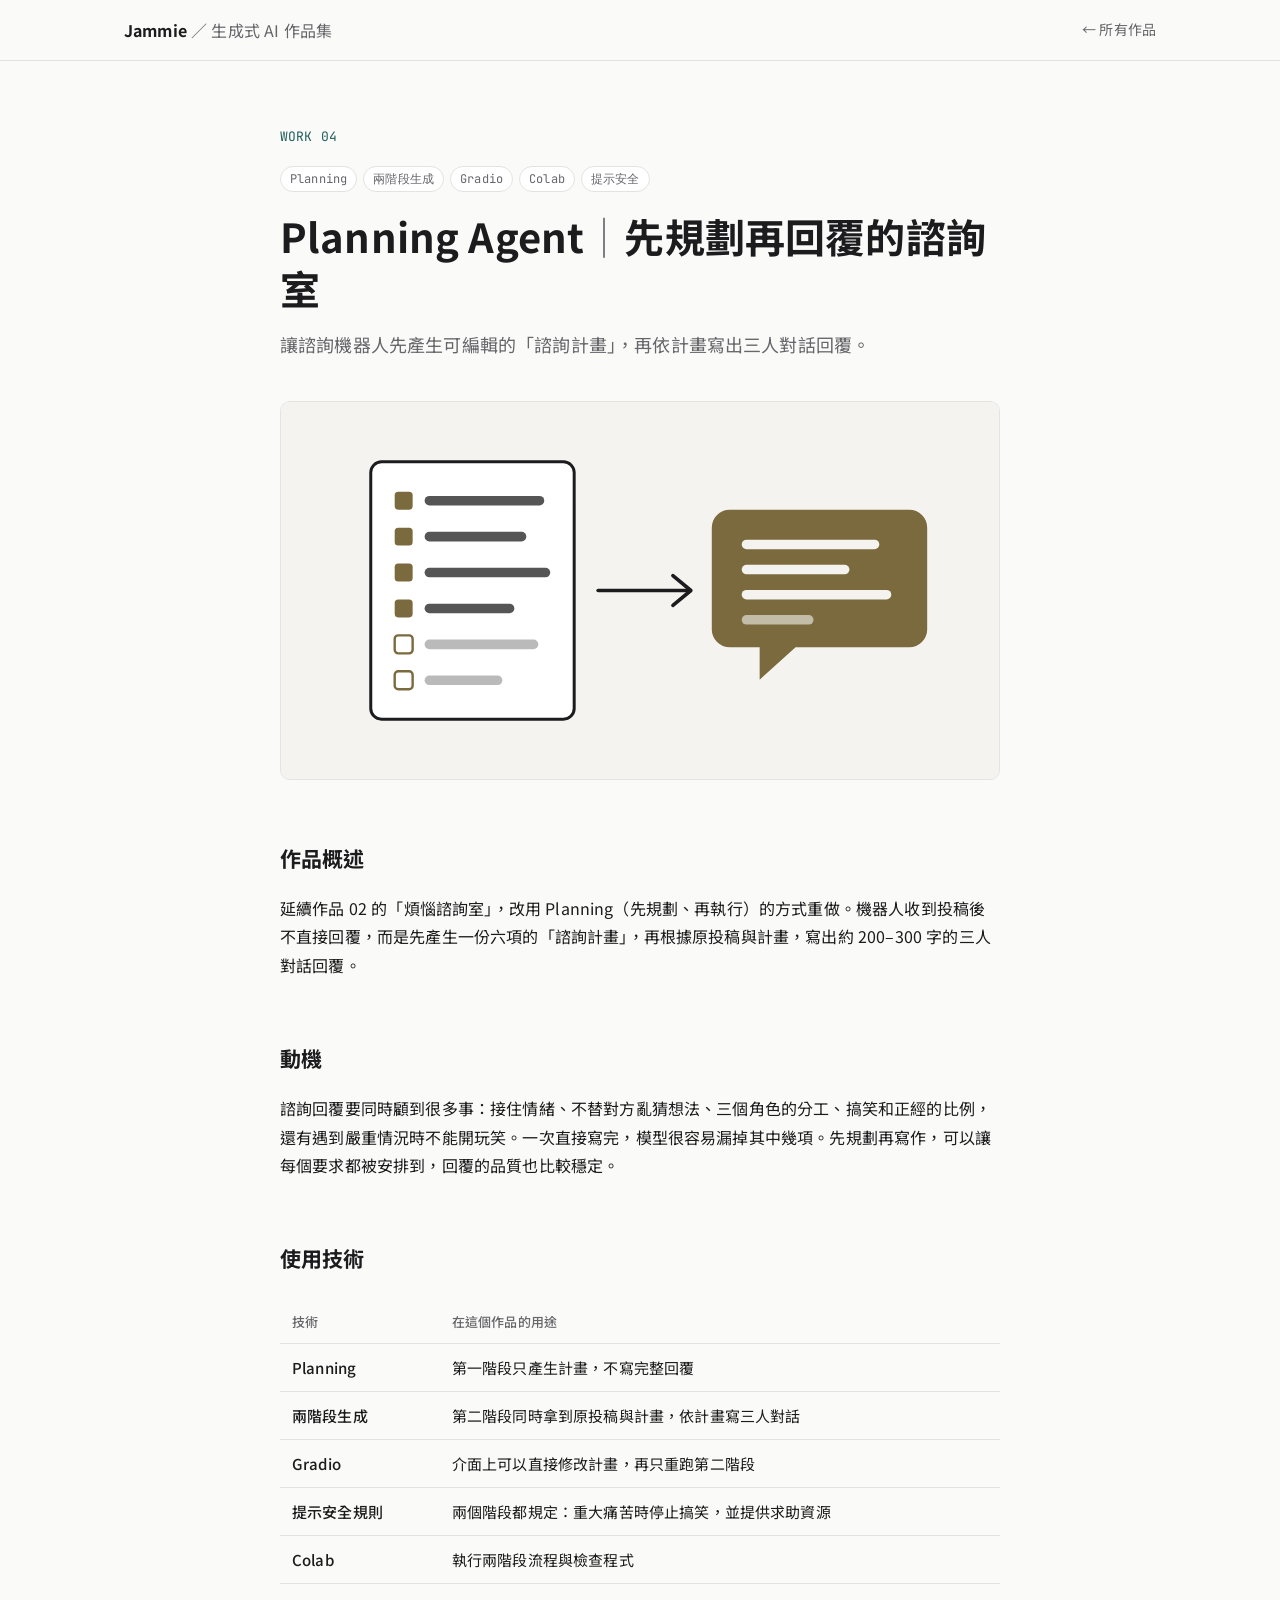
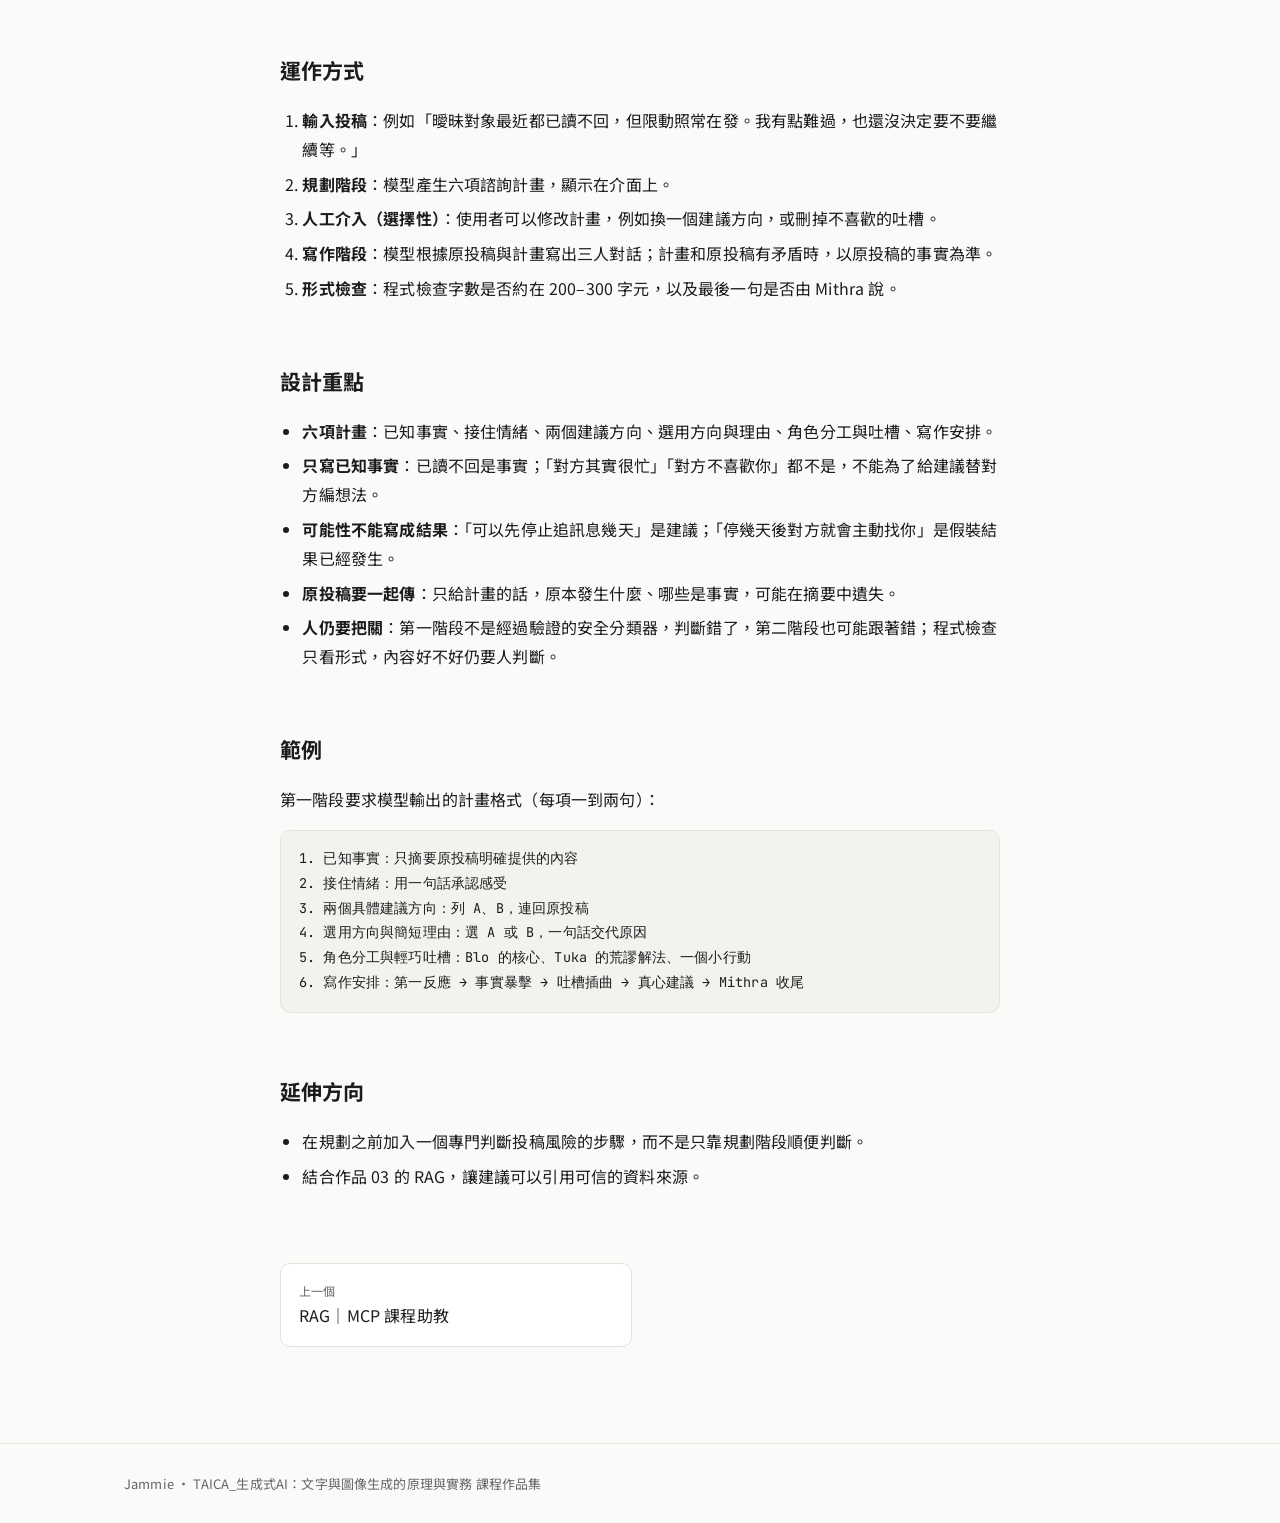
<file: works/04-planning-agent-advice-room.html>
<!doctype html>
<html lang="zh-Hant">
<head>
  <meta charset="utf-8">
  <meta name="viewport" content="width=device-width, initial-scale=1">
  <title>Planning Agent｜先規劃再回覆的諮詢室｜Jammie 的生成式 AI 作品集</title>
  <meta name="description" content="讓諮詢機器人先產生可編輯的「諮詢計畫」，再依計畫寫出三人對話回覆。">
  <link rel="icon" href="../assets/img/favicon.svg" type="image/svg+xml">
  <link rel="preconnect" href="https://fonts.googleapis.com">
  <link rel="preconnect" href="https://fonts.gstatic.com" crossorigin>
  <link href="https://fonts.googleapis.com/css2?family=JetBrains+Mono:wght@400;500&family=Noto+Sans+TC:wght@400;500;700&display=swap" rel="stylesheet">
  <link rel="stylesheet" href="../assets/css/style.css">
</head>
<body>
  <header class="site-header">
    <div class="wrap">
      <a class="brand" href="../index.html">Jammie <span>／ 生成式 AI 作品集</span></a>
      <a class="back" href="../index.html#works">← 所有作品</a>
    </div>
  </header>

  <main class="work">
    <section class="work-hero wrap-narrow">
      <p class="work-no">WORK 04</p>
      <ul class="tags">
        <li><span class="tag">Planning</span></li>
        <li><span class="tag">兩階段生成</span></li>
        <li><span class="tag">Gradio</span></li>
        <li><span class="tag">Colab</span></li>
        <li><span class="tag">提示安全</span></li>
      </ul>
      <h1>Planning Agent<span class="sep">｜</span>先規劃再回覆的諮詢室</h1>
      <p class="lede">讓諮詢機器人先產生可編輯的「諮詢計畫」，再依計畫寫出三人對話回覆。</p>
    </section>

    <figure class="cover wrap-narrow">
      <img src="../assets/img/04-planning-agent-advice-room-cover.svg" alt="幾何封面：清單方塊經由箭頭流向對話框" width="1200" height="630">
    </figure>

    <article class="prose wrap-narrow">
<h2>作品概述</h2>
<p>延續作品 02 的「煩惱諮詢室」，改用 Planning（先規劃、再執行）的方式重做。機器人收到投稿後不直接回覆，而是先產生一份六項的「諮詢計畫」，再根據原投稿與計畫，寫出約 200–300 字的三人對話回覆。</p>
<h2>動機</h2>
<p>諮詢回覆要同時顧到很多事：接住情緒、不替對方亂猜想法、三個角色的分工、搞笑和正經的比例，還有遇到嚴重情況時不能開玩笑。一次直接寫完，模型很容易漏掉其中幾項。先規劃再寫作，可以讓每個要求都被安排到，回覆的品質也比較穩定。</p>
<h2>使用技術</h2>
<div class="table-wrap"><table>
<thead>
<tr>
<th>技術</th>
<th>在這個作品的用途</th>
</tr>
</thead>
<tbody>
<tr>
<td>Planning</td>
<td>第一階段只產生計畫，不寫完整回覆</td>
</tr>
<tr>
<td>兩階段生成</td>
<td>第二階段同時拿到原投稿與計畫，依計畫寫三人對話</td>
</tr>
<tr>
<td>Gradio</td>
<td>介面上可以直接修改計畫，再只重跑第二階段</td>
</tr>
<tr>
<td>提示安全規則</td>
<td>兩個階段都規定：重大痛苦時停止搞笑，並提供求助資源</td>
</tr>
<tr>
<td>Colab</td>
<td>執行兩階段流程與檢查程式</td>
</tr>
</tbody>
</table></div>
<h2>運作方式</h2>
<ol>
<li><strong>輸入投稿</strong>：例如「曖昧對象最近都已讀不回，但限動照常在發。我有點難過，也還沒決定要不要繼續等。」</li>
<li><strong>規劃階段</strong>：模型產生六項諮詢計畫，顯示在介面上。</li>
<li><strong>人工介入（選擇性）</strong>：使用者可以修改計畫，例如換一個建議方向，或刪掉不喜歡的吐槽。</li>
<li><strong>寫作階段</strong>：模型根據原投稿與計畫寫出三人對話；計畫和原投稿有矛盾時，以原投稿的事實為準。</li>
<li><strong>形式檢查</strong>：程式檢查字數是否約在 200–300 字元，以及最後一句是否由 Mithra 說。</li>
</ol>
<h2>設計重點</h2>
<ul>
<li><strong>六項計畫</strong>：已知事實、接住情緒、兩個建議方向、選用方向與理由、角色分工與吐槽、寫作安排。</li>
<li><strong>只寫已知事實</strong>：已讀不回是事實；「對方其實很忙」「對方不喜歡你」都不是，不能為了給建議替對方編想法。</li>
<li><strong>可能性不能寫成結果</strong>：「可以先停止追訊息幾天」是建議；「停幾天後對方就會主動找你」是假裝結果已經發生。</li>
<li><strong>原投稿要一起傳</strong>：只給計畫的話，原本發生什麼、哪些是事實，可能在摘要中遺失。</li>
<li><strong>人仍要把關</strong>：第一階段不是經過驗證的安全分類器，判斷錯了，第二階段也可能跟著錯；程式檢查只看形式，內容好不好仍要人判斷。</li>
</ul>
<h2>範例</h2>
<p>第一階段要求模型輸出的計畫格式（每項一到兩句）：</p>
<pre><code class="language-text">1. 已知事實：只摘要原投稿明確提供的內容
2. 接住情緒：用一句話承認感受
3. 兩個具體建議方向：列 A、B，連回原投稿
4. 選用方向與簡短理由：選 A 或 B，一句話交代原因
5. 角色分工與輕巧吐槽：Blo 的核心、Tuka 的荒謬解法、一個小行動
6. 寫作安排：第一反應 → 事實暴擊 → 吐槽插曲 → 真心建議 → Mithra 收尾
</code></pre>
<h2>延伸方向</h2>
<ul>
<li>在規劃之前加入一個專門判斷投稿風險的步驟，而不是只靠規劃階段順便判斷。</li>
<li>結合作品 03 的 RAG，讓建議可以引用可信的資料來源。</li>
</ul>
    </article>

    <nav class="pager wrap-narrow" aria-label="作品導覽">
      <a class="prev" href="03-rag-mcp-tutor.html"><small>上一個</small>RAG｜MCP 課程助教</a>
    </nav>
  </main>

  <footer class="site-footer">
    <div class="wrap">
      <p>Jammie ・ TAICA_生成式AI：文字與圖像生成的原理與實務 課程作品集</p>
    </div>
  </footer>
</body>
</html>
</file>
<file: assets/css/style.css>
/* 全站唯一樣式檔。顏色一律使用 :root 變數（規則見 AGENTS.md 第 5 節）。 */

:root {
  --bg: #fafaf8;
  --surface: #ffffff;
  --ink: #1c1c1e;
  --muted: #66666b;
  --line: #e4e3df;
  --accent: #1f5f5b;
  --accent-soft: #e6efed;
  --code-bg: #f3f2ee;
  --measure: 720px;
  --wide: 1080px;
  --radius: 10px;
  --font: "Noto Sans TC", system-ui, -apple-system, "PingFang TC", "Microsoft JhengHei", sans-serif;
  --mono: "JetBrains Mono", ui-monospace, SFMono-Regular, Menlo, monospace;
}

@media (prefers-color-scheme: dark) {
  :root:not([data-theme="light"]) {
    --bg: #141415;
    --surface: #1c1c1e;
    --ink: #ececea;
    --muted: #a1a1a6;
    --line: #2e2e31;
    --accent: #6fb5ae;
    --accent-soft: #1e2d2c;
    --code-bg: #202022;
  }
}
:root[data-theme="dark"] {
  --bg: #141415;
  --surface: #1c1c1e;
  --ink: #ececea;
  --muted: #a1a1a6;
  --line: #2e2e31;
  --accent: #6fb5ae;
  --accent-soft: #1e2d2c;
  --code-bg: #202022;
}

* { box-sizing: border-box; }
html { -webkit-text-size-adjust: 100%; }
body {
  margin: 0;
  background: var(--bg);
  color: var(--ink);
  font-family: var(--font);
  font-size: 16px;
  line-height: 1.8;
  letter-spacing: 0.01em;
}
img { max-width: 100%; height: auto; display: block; }
a { color: var(--accent); text-underline-offset: 3px; }
a:hover { text-decoration-thickness: 2px; }
:focus-visible { outline: 2px solid var(--accent); outline-offset: 3px; border-radius: 4px; }

.wrap { max-width: var(--wide); margin: 0 auto; padding: 0 24px; }
.wrap-narrow { max-width: calc(var(--measure) + 48px); margin: 0 auto; padding: 0 24px; }

/* ---------- 頁首與頁尾 ---------- */
.site-header { border-bottom: 1px solid var(--line); background: var(--bg); position: sticky; top: 0; z-index: 10; }
.site-header .wrap { display: flex; align-items: center; justify-content: space-between; height: 60px; gap: 16px; }
.brand { color: var(--ink); text-decoration: none; font-weight: 700; white-space: nowrap; }
.brand span { color: var(--muted); font-weight: 400; }
.back, .nav a { color: var(--muted); text-decoration: none; font-size: 14px; white-space: nowrap; }
.back:hover, .nav a:hover { color: var(--ink); }
.nav { display: flex; gap: 20px; }

.site-footer { border-top: 1px solid var(--line); margin-top: 96px; padding: 28px 0 40px; color: var(--muted); font-size: 13px; }
.site-footer p { margin: 0; }

/* ---------- 標籤與按鈕 ---------- */
.tags { list-style: none; padding: 0; margin: 0; display: flex; flex-wrap: wrap; gap: 6px; }
.tag {
  display: inline-block;
  font-family: var(--mono);
  font-size: 12px;
  line-height: 1;
  padding: 6px 9px;
  border: 1px solid var(--line);
  border-radius: 999px;
  color: var(--muted);
  background: var(--surface);
}
.btn {
  display: inline-flex; align-items: center; gap: 6px;
  padding: 9px 16px;
  border: 1px solid var(--ink);
  border-radius: 999px;
  color: var(--ink);
  text-decoration: none;
  font-size: 14px;
  font-weight: 500;
}
.btn:hover { background: var(--ink); color: var(--bg); }

/* ---------- 首頁 ---------- */
.intro { padding-top: 88px; padding-bottom: 56px; }
.eyebrow { font-family: var(--mono); font-size: 13px; color: var(--accent); margin: 0 0 18px; }
.intro h1 { font-size: clamp(32px, 5vw, 48px); line-height: 1.25; margin: 0 0 20px; letter-spacing: 0; max-width: 20em; text-wrap: balance; }
.intro p.lead { font-size: 18px; color: var(--muted); max-width: 36em; margin: 0; }
.stats { display: flex; gap: 40px; margin-top: 40px; padding-top: 28px; border-top: 1px solid var(--line); flex-wrap: wrap; }
.stats div { display: flex; flex-direction: column; }
.stats strong { font-size: 28px; line-height: 1.2; }
.stats span { font-size: 13px; color: var(--muted); }

.section-head { display: flex; align-items: baseline; justify-content: space-between; margin: 0 0 24px; gap: 16px; }
.section-head h2 { font-size: 22px; margin: 0; }
.section-head p { margin: 0; color: var(--muted); font-size: 14px; }

.grid { display: grid; grid-template-columns: repeat(2, minmax(0, 1fr)); gap: 24px; }
.card {
  display: flex; flex-direction: column;
  background: var(--surface);
  border: 1px solid var(--line);
  border-radius: var(--radius);
  overflow: hidden;
  color: inherit;
  text-decoration: none;
  transition: border-color .2s, transform .2s;
}
.card:hover { border-color: var(--ink); transform: translateY(-2px); }
.card img { aspect-ratio: 1200 / 630; object-fit: cover; border-bottom: 1px solid var(--line); }
.card-body { padding: 20px 22px 24px; display: flex; flex-direction: column; gap: 10px; flex: 1; }
.card-no { font-family: var(--mono); font-size: 12px; color: var(--muted); }
.card h3 { font-size: 19px; line-height: 1.45; margin: 0; }
.card h3 .sep { color: var(--muted); font-weight: 400; }
.card p { margin: 0; color: var(--muted); font-size: 15px; }
.card .tags { margin-top: auto; padding-top: 6px; }

.process { margin-top: 88px; }
.steps { list-style: none; padding: 0; margin: 0; display: grid; grid-template-columns: repeat(4, minmax(0, 1fr)); gap: 0; border: 1px solid var(--line); border-radius: var(--radius); background: var(--surface); }
.steps li { padding: 22px; border-right: 1px solid var(--line); }
.steps li:last-child { border-right: 0; }
.steps code { font-family: var(--mono); font-size: 13px; color: var(--accent); }
.steps h3 { margin: 6px 0 6px; font-size: 16px; }
.steps p { margin: 0; color: var(--muted); font-size: 14px; line-height: 1.7; }

/* ---------- 作品頁 ---------- */
.work-hero { padding-top: 64px; }
.work-no { font-family: var(--mono); font-size: 13px; color: var(--accent); margin: 0 0 14px; }
.work-hero h1 { font-size: clamp(28px, 4.4vw, 40px); line-height: 1.3; margin: 18px 0 14px; }
.work-hero h1 .sep { color: var(--muted); font-weight: 400; }
.lede { font-size: 18px; color: var(--muted); margin: 0; }
.links { display: flex; flex-wrap: wrap; gap: 10px; margin: 24px 0 0; }
.cover { margin-top: 40px; margin-bottom: 0; }
.cover img { border: 1px solid var(--line); border-radius: var(--radius); }

.prose { margin-top: 16px; }
.prose h2 { font-size: 21px; margin: 56px 0 14px; padding-top: 4px; }
.prose h3 { font-size: 17px; margin: 28px 0 8px; }
.prose p, .prose li { color: var(--ink); }
.prose ul, .prose ol { padding-left: 1.4em; }
.prose li + li { margin-top: 6px; }
.prose strong { font-weight: 700; }
.prose code { font-family: var(--mono); font-size: .88em; background: var(--code-bg); padding: 2px 6px; border-radius: 4px; }
.prose pre {
  background: var(--code-bg);
  border: 1px solid var(--line);
  border-radius: var(--radius);
  padding: 16px 18px;
  overflow-x: auto;
  font-size: 13.5px;
  line-height: 1.7;
}
.prose pre code { background: none; padding: 0; font-size: inherit; white-space: pre; }
.prose blockquote { margin: 20px 0; padding: 4px 0 4px 18px; border-left: 3px solid var(--accent); color: var(--muted); }
.table-wrap { overflow-x: auto; }
.prose table { width: 100%; border-collapse: collapse; font-size: 15px; margin: 8px 0; }
.prose th, .prose td { text-align: left; padding: 10px 12px; border-bottom: 1px solid var(--line); vertical-align: top; }
.prose th { font-weight: 500; color: var(--muted); font-size: 13px; }
.prose td:first-child { white-space: nowrap; font-weight: 500; }

/* 對話範例：三人對話等 */
.dialogue { background: var(--surface); border: 1px solid var(--line); border-radius: var(--radius); padding: 18px 20px; margin: 12px 0; }
.dialogue p { margin: 0; }
.dialogue p + p { margin-top: 6px; }
.dialogue .who { font-family: var(--mono); font-size: 13px; color: var(--accent); margin-right: 6px; }
.dialogue .q { color: var(--muted); padding-bottom: 10px; margin-bottom: 10px; border-bottom: 1px dashed var(--line); }

.pager { display: grid; grid-template-columns: 1fr 1fr; gap: 16px; margin-top: 72px; }
.pager a { display: block; padding: 16px 18px; border: 1px solid var(--line); border-radius: var(--radius); color: var(--ink); text-decoration: none; background: var(--surface); }
.pager a:hover { border-color: var(--ink); }
.pager small { display: block; color: var(--muted); font-size: 12px; }
.pager .next { text-align: right; grid-column: 2; }

/* ---------- 手機 ---------- */
@media (max-width: 760px) {
  .wrap, .wrap-narrow { padding: 0 16px; }
  .brand span { display: none; }
  .intro { padding-top: 56px; padding-bottom: 40px; }
  .grid { grid-template-columns: 1fr; }
  .steps { grid-template-columns: 1fr; }
  .steps li { border-right: 0; border-bottom: 1px solid var(--line); }
  .steps li:last-child { border-bottom: 0; }
  .section-head { flex-direction: column; gap: 4px; }
  .pager { grid-template-columns: 1fr; }
  .pager .next { grid-column: 1; }
  .prose td:first-child { white-space: normal; }
}
</file>
